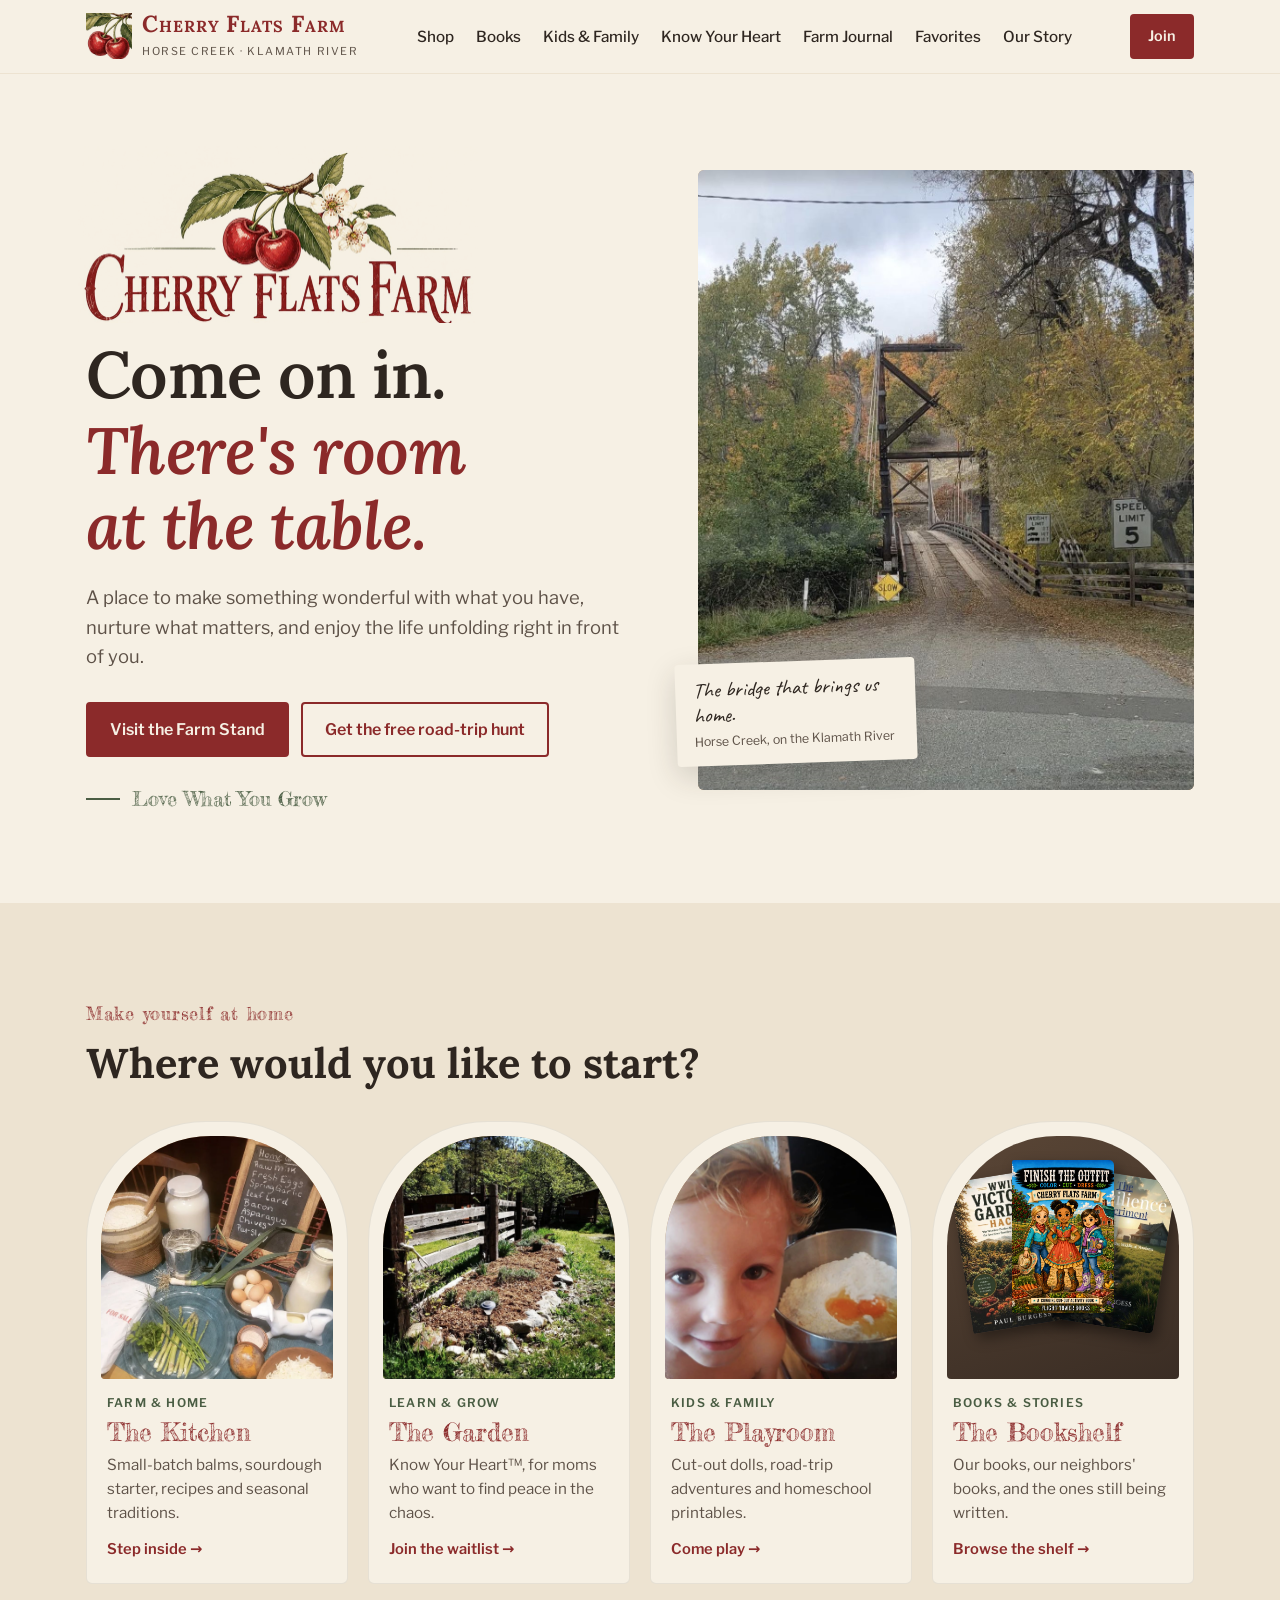
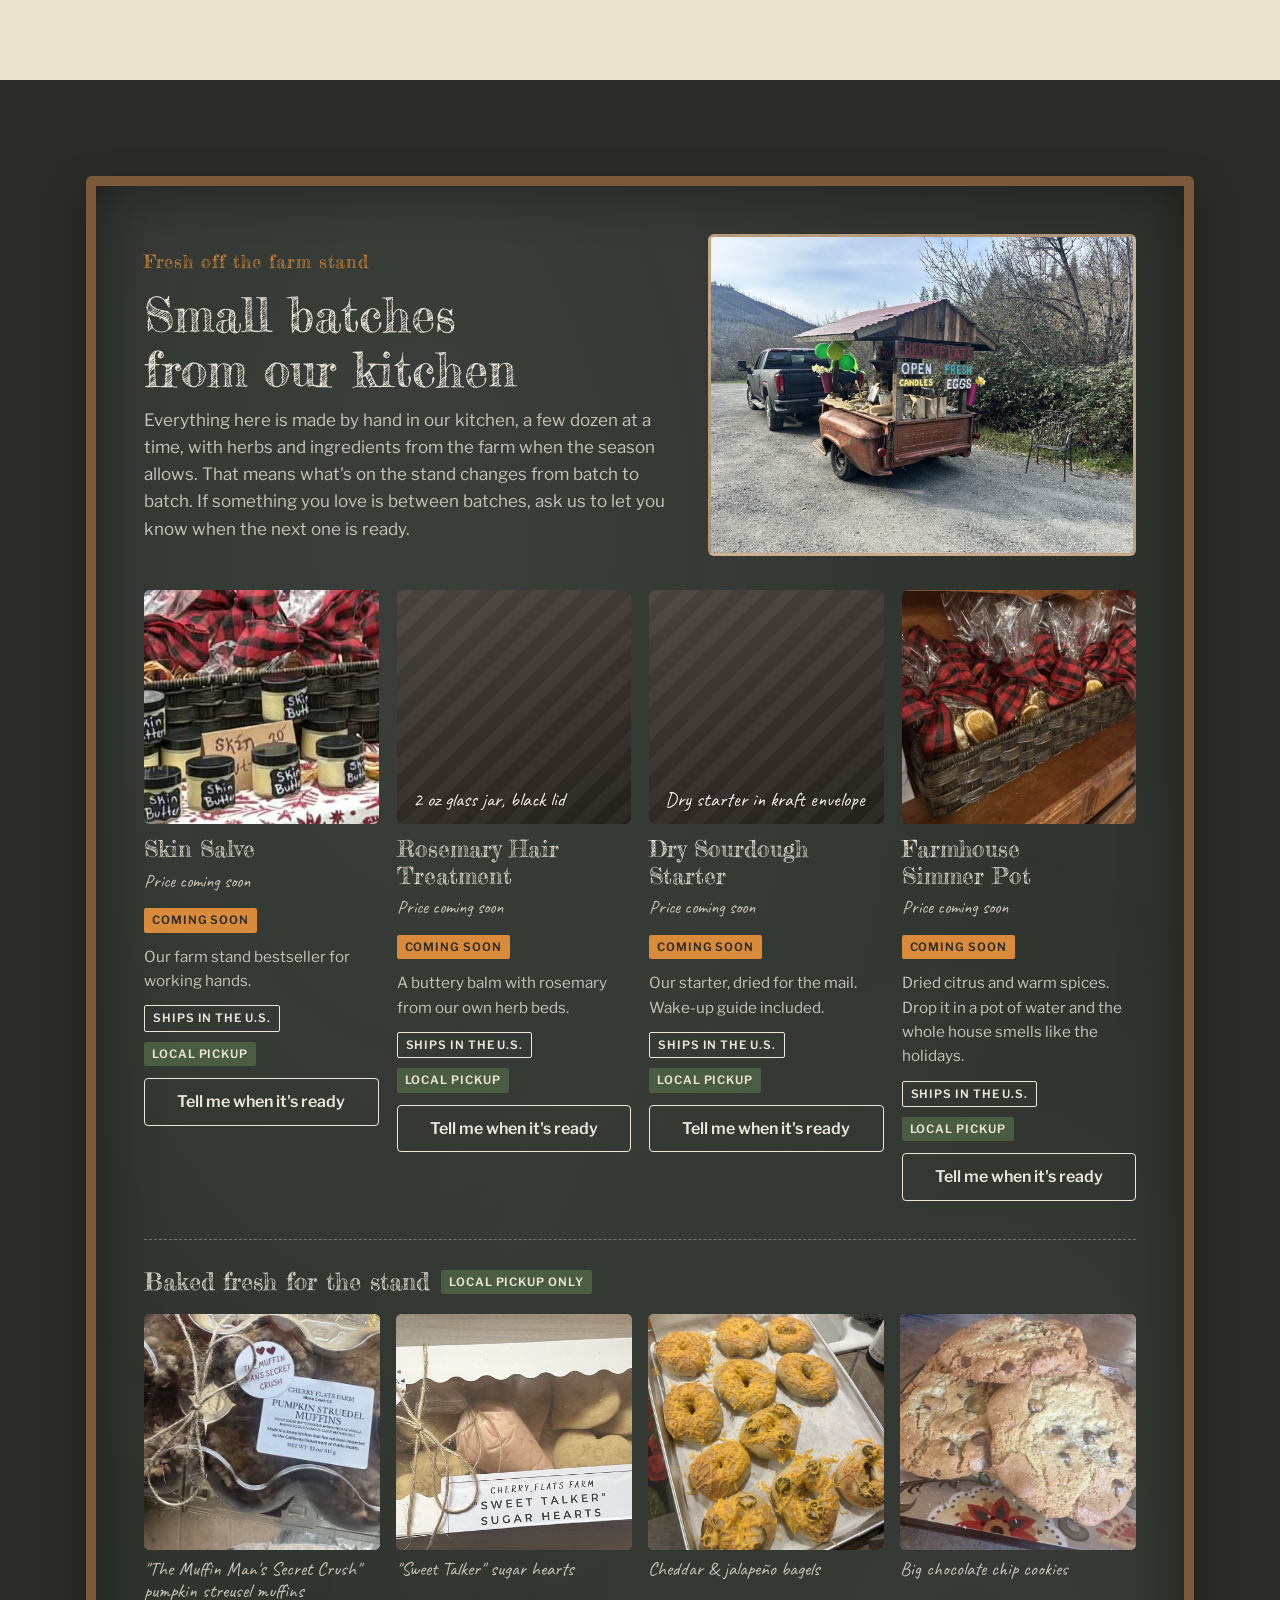
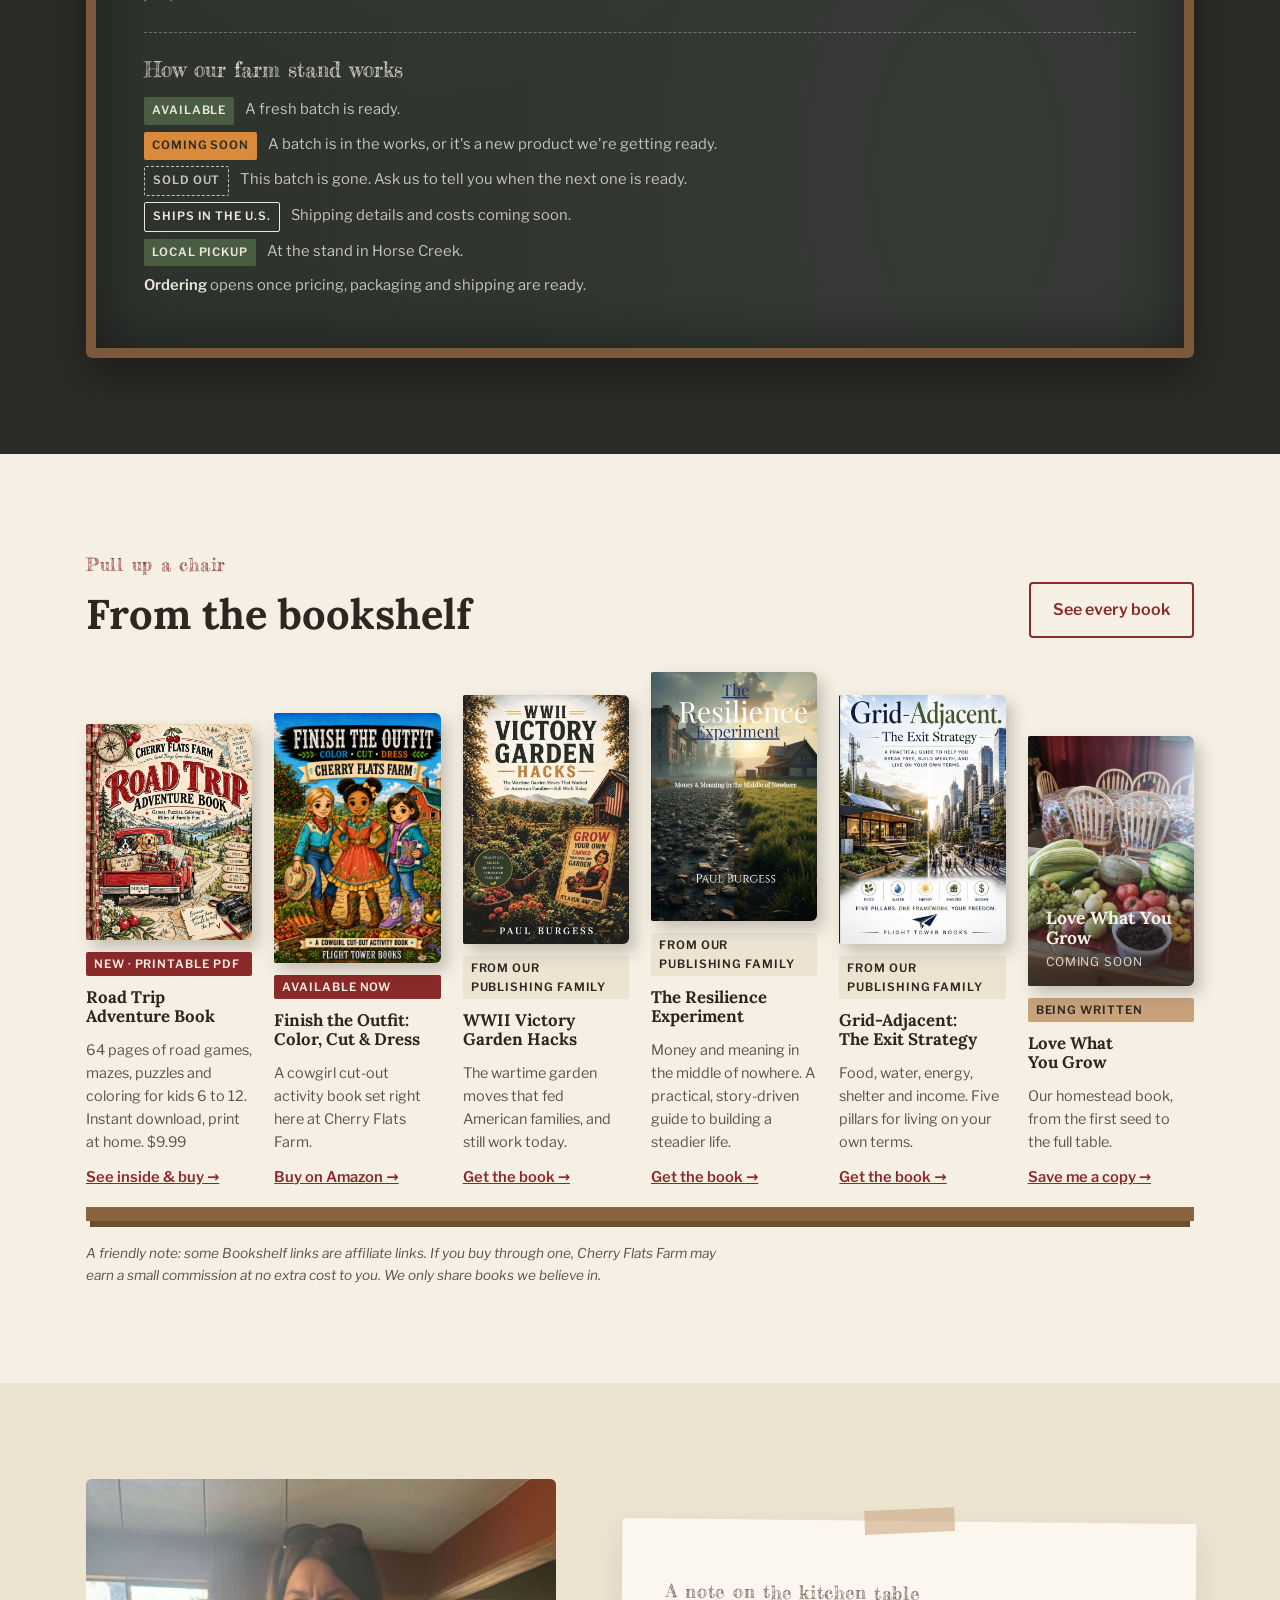
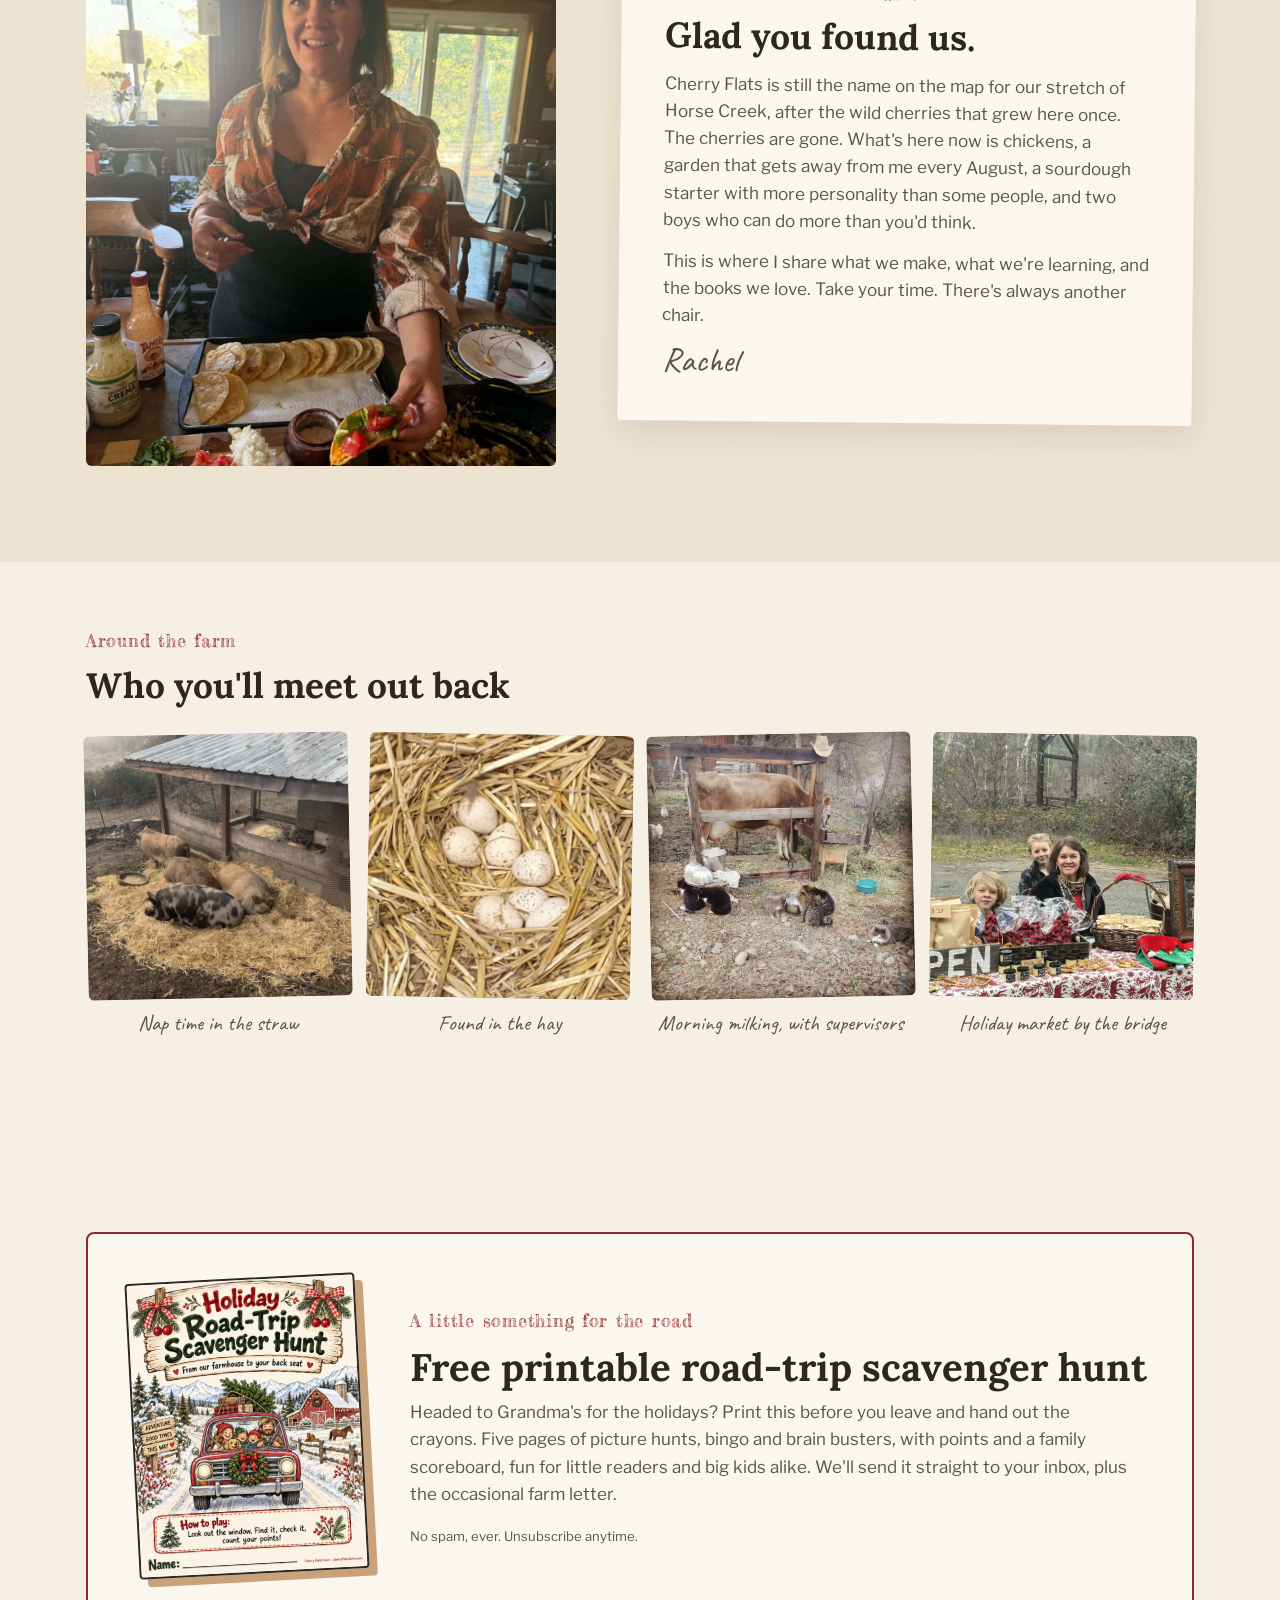
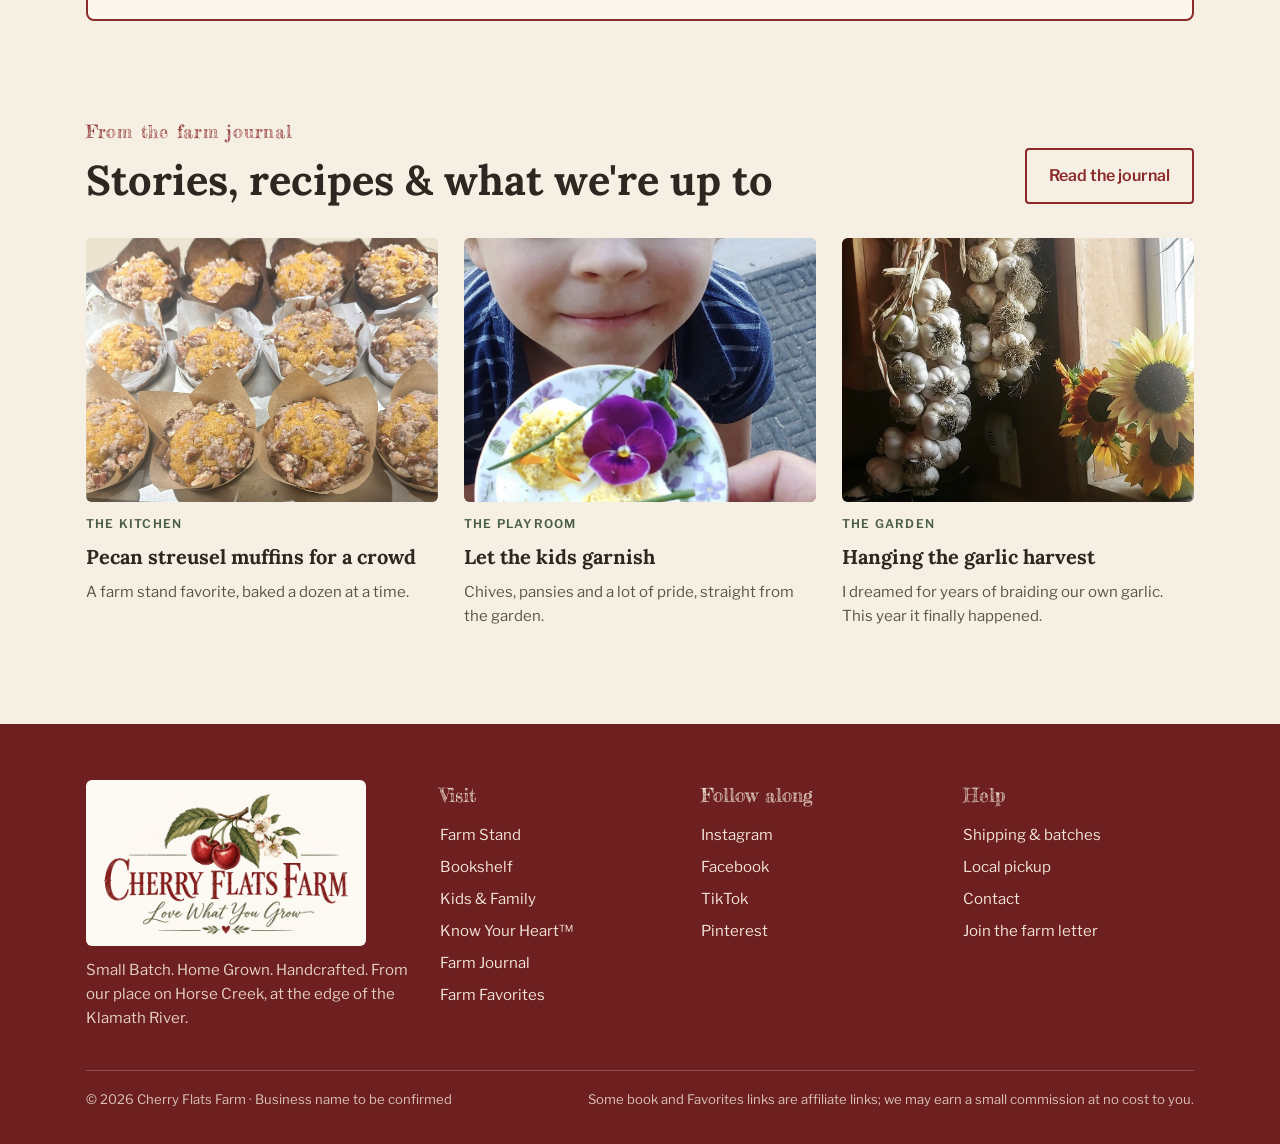
<file: index.html>
<!doctype html>
<html lang="en">
<head>
<meta charset="utf-8">
<meta name="viewport" content="width=device-width, initial-scale=1, viewport-fit=cover">
<title>Cherry Flats Farm · Love What You Grow</title>
<meta name="description" content="Small-batch, handmade goods, books and family activities from Cherry Flats Farm on Horse Creek, at the edge of the Klamath River.">
<link rel="icon" type="image/png" href="favicon.png">
<meta name="claude:viewport-fit-sides" content="cover">
<link rel="preconnect" href="https://fonts.googleapis.com">
<link rel="preconnect" href="https://fonts.gstatic.com" crossorigin>
<link rel="stylesheet" href="https://fonts.googleapis.com/css2?family=Fredericka+the+Great&family=Lora:ital,wght@0,500;0,600;0,700;1,500&family=Libre+Franklin:wght@400;500;600&family=Caveat:wght@500;700&display=swap">
<link rel="stylesheet" href="style.css">
</head>
<body>


<header>
  <div class="wrap nav">
    <a class="logo" href="#top" aria-label="Cherry Flats Farm home">
      <img class="logo-icon" src="logo-icon.png" alt="" width="46" height="46">
      <span><span class="logo-word">Cherry Flats Farm</span><span class="logo-sub">Horse Creek · Klamath River</span></span>
    </a>
    <ul class="menu" id="menu">
      <li><a href="#stand">Shop</a></li>
      <li><a href="#shelf">Books</a></li>
      <li><a href="#rooms">Kids &amp; Family</a></li>
      <li><a href="#rooms">Know Your Heart</a></li>
      <li><a href="#journal">Farm Journal</a></li>
      <li><a href="favorites.html">Favorites</a></li>
      <li><a href="#note">Our Story</a></li>
    </ul>
    <div class="nav-right">
      <a class="btn btn-red" href="#gift">Join</a>
      <button class="burger" id="burger" aria-expanded="false" aria-controls="menu">Menu</button>
    </div>
  </div>
</header>

<main id="top">
  <!-- 1. The porch -->
  <section class="hero">
    <div class="wrap hero-grid">
      <div>
        <img class="hero-logo" src="logo-wordmark.png" alt="Cherry Flats Farm" width="800" height="355">
        <h1>Come on in. <em>There's room at the table.</em></h1>
        <p class="lede">A place to make something wonderful with what you have, nurture what matters, and enjoy the life unfolding right in front of you.</p>
        <div class="hero-actions">
          <a class="btn btn-red" href="#stand">Visit the Farm Stand</a>
          <a class="btn btn-line" href="#gift">Get the free road-trip hunt</a>
        </div>
        <p class="tagline" data-tagline>Love What You Grow</p>
      </div>
      <div class="hero-photo-wrap">
        <div class="photo hero-photo"><img src="bridge.jpg" alt="The old wooden suspension bridge at the highway, in fall color"></div>
        <div class="hero-card">
          <p>The bridge that brings us home.</p>
          <small>Horse Creek, on the Klamath River</small>
        </div>
      </div>
    </div>
  </section>

  <!-- 2. Four doors -->
  <section class="rooms band" id="rooms">
    <div class="wrap">
      <div class="section-head">
        <div>
          <p class="eyebrow">Make yourself at home</p>
          <h2>Where would you like to start?</h2>
        </div>
      </div>
      <div class="room-grid">
        <a class="room" href="#stand">
          <div class="photo"><img src="quiche-chalkboard.jpg" alt="Farm ingredients on the table beside a Home Grown chalkboard: raw milk, fresh eggs, spring garlic, asparagus" loading="lazy"></div>
          <div class="room-body">
            <span class="kicker">Farm &amp; Home</span>
            <h3>The Kitchen</h3>
            <p>Small-batch balms, sourdough starter, recipes and seasonal traditions.</p>
            <span class="go">Step inside →</span>
          </div>
        </a>
        <a class="room" href="#rooms">
          <div class="photo"><img src="garden-bed.jpg" alt="A garden bed along a weathered split-rail fence in spring" loading="lazy"></div>
          <div class="room-body">
            <span class="kicker">Learn &amp; Grow</span>
            <h3>The Garden</h3>
            <p>Know Your Heart™, for moms who want to find peace in the chaos.</p>
            <span class="go">Join the waitlist →</span>
          </div>
        </a>
        <a class="room" href="#rooms">
          <div class="photo"><img src="flour-boy.jpg" alt="A little boy grinning beside a mixing bowl of flour and farm eggs" loading="lazy"></div>
          <div class="room-body">
            <span class="kicker">Kids &amp; Family</span>
            <h3>The Playroom</h3>
            <p>Cut-out dolls, road-trip adventures and homeschool printables.</p>
            <span class="go">Come play →</span>
          </div>
        </a>
        <a class="room" href="#shelf">
          <div class="photo book-fan" role="img" aria-label="Three book covers fanned out: Finish the Outfit, WWII Victory Garden Hacks and The Resilience Experiment"><img src="cover-victory-garden.jpg" alt="" loading="lazy"><img src="cover-finish-outfit.jpg" alt="" loading="lazy"><img src="cover-resilience.jpg" alt="" loading="lazy"></div>
          <div class="room-body">
            <span class="kicker">Books &amp; Stories</span>
            <h3>The Bookshelf</h3>
            <p>Our books, our neighbors' books, and the ones still being written.</p>
            <span class="go">Browse the shelf →</span>
          </div>
        </a>
      </div>
    </div>
  </section>

  <!-- 3. Farm stand chalkboard -->
  <section class="stand band" id="stand">
    <div class="wrap">
      <div class="board">
        <div class="stand-head">
          <div>
            <p class="eyebrow">Fresh off the farm stand</p>
            <h2>Small batches from our kitchen</h2>
            <p class="lede">Everything here is made by hand in our kitchen, a few dozen at a time, with herbs and ingredients from the farm when the season allows. That means what's on the stand changes from batch to batch. If something you love is between batches, ask us to let you know when the next one is ready.</p>
          </div>
          <div class="photo truck"><img src="truck-stand.jpg" alt="The Cherry Flats farm stand built on an old rusty Chevrolet truck bed, with Open, Fresh Eggs and Candles signs" loading="lazy"></div>
        </div>
        <!-- FARM STAND = Cherry Flats Farm's own handmade products only (no affiliate items).
             Products are listed in the FARM_STAND list in the script at the bottom of this page.
             To update a batch, change status / price / quantity there. Nothing else needs editing.
             Each product is marked: Ships in the U.S. (d-ship) / Local pickup (d-pick) / Digital delivery (d-digital).
             Checkout provider NOT chosen and NOT connected; it is not Flight Tower's Shopify store.
             Before enabling: verify product compliance, packaging, shipping costs, payment processing.
             Then fill in real prices, stock status and shipping info, and turn "Ordering opens soon" into a real button. -->
        <p class="swipe-hint" id="standHint" aria-hidden="true">Swipe to see everything on the stand →</p>
        <div class="stand-grid swipe" id="standGrid" aria-live="polite"></div>
        <div class="bakery">
          <div class="bakery-head">
            <h3>Baked fresh for the stand</h3>
            <span class="note-tag d-pick">Local pickup only</span>
          </div>
          <p class="swipe-hint" aria-hidden="true">Swipe for more treats →</p>
          <div class="bakery-grid swipe">
            <figure><div class="photo"><img src="muffin-box.jpg" alt="Pumpkin streusel muffins in a clear box tied with twine, labeled The Muffin Man's Secret Crush" loading="lazy"></div><figcaption>"The Muffin Man's Secret Crush" pumpkin streusel muffins</figcaption></figure>
            <figure><div class="photo"><img src="sugar-hearts.jpg" alt="A window box of Sweet Talker sugar heart cookies tied with twine" loading="lazy"></div><figcaption>"Sweet Talker" sugar hearts</figcaption></figure>
            <figure><div class="photo"><img src="bagels.jpg" alt="A tray of cheddar and jalapeño bagels" loading="lazy"></div><figcaption>Cheddar &amp; jalapeño bagels</figcaption></figure>
            <figure><div class="photo"><img src="choc-chip.jpg" alt="A stack of big chocolate chip cookies with flaky salt" loading="lazy"></div><figcaption>Big chocolate chip cookies</figcaption></figure>
          </div>
        </div>
        <div class="stand-foot">
          <p class="sf-title">How our farm stand works</p>
          <span><span class="note-tag s-avail">Available</span> A fresh batch is ready.</span>
          <span><span class="note-tag s-soon">Coming soon</span> A batch is in the works, or it's a new product we're getting ready.</span>
          <span><span class="note-tag s-out">Sold out</span> This batch is gone. Ask us to tell you when the next one is ready.</span>
          <span><span class="note-tag d-ship">Ships in the U.S.</span> Shipping details and costs coming soon.</span>
          <span><span class="note-tag d-pick">Local pickup</span> At the stand in Horse Creek.</span>
          <span><b>Ordering</b> opens once pricing, packaging and shipping are ready.</span>
        </div>
      </div>
    </div>
  </section>

  <!-- 4. Bookshelf -->
  <section class="band" id="shelf">
    <div class="wrap">
      <div class="section-head">
        <div>
          <p class="eyebrow">Pull up a chair</p>
          <h2>From the bookshelf</h2>
        </div>
        <a class="btn btn-line" href="#shelf">See every book</a>
      </div>
      <!-- BOOKSHELF LINK DESTINATIONS: each book uses its own existing purchase or affiliate link
           (Amazon or Flight Tower's SamCart referral links). Never the Farm Stand checkout. -->
      <p class="swipe-hint" aria-hidden="true">Swipe through the shelf →</p>
      <div class="shelf-row swipe">
        <div class="book">
          <div class="cover cover-photo" style="aspect-ratio:17/22"><img src="cover-road-trip.jpg" alt="Cover of Cherry Flats Farm's Road Trip Adventure Book: a red farm truck with two dogs on a winding country road" loading="lazy"></div>
          <span class="note-tag t-new">New · Printable PDF</span>
          <h3>Road Trip Adventure Book</h3>
          <p>64 pages of road games, mazes, puzzles and coloring for kids 6 to 12. Instant download, print at home. $9.99</p>
          <a href="road-trip.html" data-dest="road-trip-landing">See inside &amp; buy →</a>
        </div>
        <div class="book">
          <div class="cover cover-photo cover-real"><img src="cover-finish-outfit.jpg" alt="Cover of Finish the Outfit: Color, Cut, Dress, a Cherry Flats Farm cowgirl cut-out activity book" loading="lazy"></div>
          <span class="note-tag t-new">Available now</span>
          <h3>Finish the Outfit: Color, Cut &amp; Dress</h3>
          <p>A cowgirl cut-out activity book set right here at Cherry Flats Farm.</p>
          <a href="#shelf" data-dest="amazon-listing-needed">Buy on Amazon →</a>
        </div>
        <div class="book">
          <div class="cover cover-photo cover-real"><img src="cover-victory-garden.jpg" alt="Cover of WWII Victory Garden Hacks by Paul Burgess" loading="lazy"></div>
          <span class="note-tag t-friend">From our publishing family</span>
          <h3>WWII Victory Garden Hacks</h3>
          <p>The wartime garden moves that fed American families, and still work today.</p>
          <a href="#shelf" data-dest="affiliate-link-needed">Get the book →</a>
        </div>
        <div class="book">
          <div class="cover cover-photo cover-real"><img src="cover-resilience.jpg" alt="Cover of The Resilience Experiment: Money and Meaning in the Middle of Nowhere by Paul Burgess" loading="lazy"></div>
          <span class="note-tag t-friend">From our publishing family</span>
          <h3>The Resilience Experiment</h3>
          <p>Money and meaning in the middle of nowhere. A practical, story-driven guide to building a steadier life.</p>
          <a href="https://flighttowerbook.samcart.com/referral/0paYFTq7/fMlp1JSoqeJbmtCw" target="_blank" rel="sponsored noopener" data-dest="flight-tower-samcart-affiliate">Get the book →</a>
        </div>
        <div class="book">
          <div class="cover cover-photo cover-real"><img src="cover-grid-adjacent.jpg" alt="Cover of Grid-Adjacent: The Exit Strategy from Flight Tower Books" loading="lazy"></div>
          <span class="note-tag t-friend">From our publishing family</span>
          <h3>Grid-Adjacent: The Exit Strategy</h3>
          <p>Food, water, energy, shelter and income. Five pillars for living on your own terms.</p>
          <a href="#shelf" data-dest="affiliate-link-needed">Get the book →</a>
        </div>
        <div class="book">
          <div class="cover cover-photo"><img src="harvest.jpg" alt="A summer harvest of melons, tomatoes, grapes, apples and blackberries on the kitchen counter" loading="lazy"><div class="cover-title"><span class="ct">Love What You Grow</span><span class="ca">Coming soon</span></div></div>
          <span class="note-tag t-soon">Being written</span>
          <h3>Love What You Grow</h3>
          <p>Our homestead book, from the first seed to the full table.</p>
          <a href="#gift" data-dest="email-list-book-waitlist">Save me a copy →</a>
        </div>
      </div>
      <p class="aff-note">A friendly note: some Bookshelf links are affiliate links. If you buy through one, Cherry Flats Farm may earn a small commission at no extra cost to you. We only share books we believe in.</p>
    </div>
  </section>

  <!-- 5. Note on the kitchen table -->
  <section class="table-note band" id="note">
    <div class="wrap note-grid">
      <div class="photo note-photo"><img src="rachel-kitchen.jpg" alt="Rachel laughing in her kitchen, handing over a fresh taco" loading="lazy"></div>
      <div class="letter">
        <p class="eyebrow">A note on the kitchen table</p>
        <h2>Glad you found us.</h2>
        <p>Cherry Flats is still the name on the map for our stretch of Horse Creek, after the wild cherries that grew here once. The cherries are gone. What's here now is chickens, a garden that gets away from me every August, a sourdough starter with more personality than some people, and two boys who can do more than you'd think.</p>
        <p>This is where I share what we make, what we're learning, and the books we love. Take your time. There's always another chair.</p>
        <p class="sig">Rachel</p>
      </div>
    </div>
  </section>


  <!-- Around the farm -->
  <section class="band strip" aria-labelledby="strip-h">
    <div class="wrap">
      <p class="eyebrow">Around the farm</p>
      <h2 id="strip-h" class="strip-h">Who you'll meet out back</h2>
      <div class="strip-grid">
        <figure><div class="photo"><img src="pigs.jpg" alt="Four pigs napping together in fresh straw under a tin-roofed shed" loading="lazy"></div><figcaption>Nap time in the straw</figcaption></figure>
        <figure><div class="photo"><img src="eggs-nest.jpg" alt="A clutch of speckled eggs tucked into a straw nest" loading="lazy"></div><figcaption>Found in the hay</figcaption></figure>
        <figure><div class="photo"><img src="milking.jpg" alt="The Jersey cow on the milking stand while the barn cats wait for their share" loading="lazy"></div><figcaption>Morning milking, with supervisors</figcaption></figure>
        <figure><div class="photo"><img src="holiday-stand.jpg" alt="Rachel and her two boys behind the holiday market table, the old bridge in the background" loading="lazy"></div><figcaption>Holiday market by the bridge</figcaption></figure>
      </div>
    </div>
  </section>

  <!-- 6. Free gift -->
  <section class="band" id="gift">
    <div class="wrap">
      <div class="gift-box">
        <img class="gift-cover" src="scavenger-hunt-cover-preview.jpg" alt="Cover of the free Holiday Road-Trip Scavenger Hunt printable: a red truck with a wreath driving past a snowy red barn" width="1200" height="1553" loading="lazy">
        <div>
          <p class="eyebrow">A little something for the road</p>
          <h2>Free printable road-trip scavenger hunt</h2>
          <p class="lede">Headed to Grandma's for the holidays? Print this before you leave and hand out the crayons. Five pages of picture hunts, bingo and brain busters, with points and a family scoreboard, fun for little readers and big kids alike. We'll send it straight to your inbox, plus the occasional farm letter.</p>
          <!-- Kit form "Road Trip Scavenger Hunt": signs people up and emails them the PDF. -->
          <div class="kit-form"><script async data-uid="9f25c429f0" src="https://rachel-bagwell.kit.com/9f25c429f0/index.js"></script></div>
          <p class="fine">No spam, ever. Unsubscribe anytime.</p>
        </div>
      </div>
    </div>
  </section>

  <!-- 7. Journal -->
  <section class="band" id="journal" style="padding-top:0">
    <div class="wrap">
      <div class="section-head">
        <div>
          <p class="eyebrow">From the farm journal</p>
          <h2>Stories, recipes &amp; what we're up to</h2>
        </div>
        <a class="btn btn-line" href="#journal">Read the journal</a>
      </div>
      <div class="journal-grid">
        <a class="post featured" href="#journal">
          <span class="note-tag t-new feat-tag">Featured story</span>
          <div class="photo"><img src="muffins.jpg" alt="A tray of pecan streusel muffins in parchment tulip liners" loading="lazy"></div>
          <span class="cat">The Kitchen</span>
          <h3>Pecan streusel muffins for a crowd</h3>
          <p>A farm stand favorite, baked a dozen at a time.</p>
        </a>
        <a class="post" href="#journal">
          <div class="photo"><img src="deviled-eggs.jpg" alt="A boy proudly holding deviled eggs garnished with a pansy and chives" loading="lazy"></div>
          <span class="cat">The Playroom</span>
          <h3>Let the kids garnish</h3>
          <p>Chives, pansies and a lot of pride, straight from the garden.</p>
        </a>
        <a class="post" href="#journal">
          <div class="photo"><img src="garlic.jpg" alt="Braids of home-grown garlic hanging by a sunny window with sunflowers" loading="lazy"></div>
          <span class="cat">The Garden</span>
          <h3>Hanging the garlic harvest</h3>
          <p>I dreamed for years of braiding our own garlic. This year it finally happened.</p>
        </a>
      </div>
    </div>
  </section>
</main>

<footer>
  <div class="wrap">
    <div class="foot-grid">
      <div class="foot-brand">
        <div class="foot-logo"><img src="logo-full.jpg" alt="Cherry Flats Farm, Love What You Grow" loading="lazy" width="1200" height="691"></div>
        <p>Small Batch. Home Grown. Handcrafted. From our place on Horse Creek, at the edge of the Klamath River.</p>
      </div>
      <div>
        <h4>Visit</h4>
        <ul>
          <li><a href="#stand">Farm Stand</a></li>
          <li><a href="#shelf">Bookshelf</a></li>
          <li><a href="#rooms">Kids &amp; Family</a></li>
          <li><a href="#rooms">Know Your Heart™</a></li>
          <li><a href="#journal">Farm Journal</a></li>
          <li><a href="favorites.html">Farm Favorites</a></li>
        </ul>
      </div>
      <div>
        <h4>Follow along</h4>
        <ul>
          <li><a href="https://www.instagram.com/cherryflatsfarm">Instagram</a></li>
          <li><a href="#top">Facebook</a></li>
          <li><a href="#top">TikTok</a></li>
          <li><a href="#top">Pinterest</a></li>
        </ul>
      </div>
      <div>
        <h4>Help</h4>
        <ul>
          <li><a href="#stand">Shipping &amp; batches</a></li>
          <li><a href="#stand">Local pickup</a></li>
          <li><a href="#note">Contact</a></li>
          <li><a href="#gift">Join the farm letter</a></li>
        </ul>
      </div>
    </div>
    <div class="foot-bottom">
      <span>© 2026 Cherry Flats Farm · Business name to be confirmed</span>
      <span>Some book and Favorites links are affiliate links; we may earn a small commission at no cost to you.</span>
    </div>
  </div>
</footer>

<script>
// Change the tagline in one place if trademark clearance requires it.
const TAGLINE = "Love What You Grow";
document.querySelectorAll("[data-tagline]").forEach(el => { el.textContent = TAGLINE; });

const burger = document.getElementById("burger");
const menu = document.getElementById("menu");
burger.addEventListener("click", () => {
  const open = menu.classList.toggle("open");
  burger.setAttribute("aria-expanded", String(open));
  burger.textContent = open ? "Close" : "Menu";
});
menu.querySelectorAll("a").forEach(a => a.addEventListener("click", () => {
  menu.classList.remove("open"); burger.setAttribute("aria-expanded","false"); burger.textContent = "Menu";
}));


// ================= FARM STAND =================
// Small-batch, seasonal: edit this list when a batch is ready or sells out.
//   status:   "available" | "sold-out" | "coming-soon"
//   price:    e.g. "$12"  (leave null until the real price is set; never shown as a placeholder)
//   quantity: jars/bags made in this batch, shown only when status is "available" (null = don't show)
//   delivery: any of "ship", "pickup", "digital"
const CHECKOUT_ENABLED = false;   // stays false until inventory, pricing, shipping and payments are ready
const PREORDERS_ENABLED = false;  // preorders only with Rachel's approval
const FARM_STAND = [
  { name:"Skin Salve", img:"skin-butter-jars.jpg", alt:"Small glass jars with black lids and chalkboard labels on the holiday market table",
    desc:"Our farm stand bestseller for working hands.", status:"coming-soon", price:null, quantity:null, delivery:["ship","pickup"] },
  { name:"Rosemary Hair Treatment", img:null, placeholder:"2 oz glass jar, black lid",
    desc:"A buttery balm with rosemary from our own herb beds.", status:"coming-soon", price:null, quantity:null, delivery:["ship","pickup"] },
  { name:"Dry Sourdough Starter", img:null, placeholder:"Dry starter in kraft envelope",
    desc:"Our starter, dried for the mail. Wake-up guide included.", status:"coming-soon", price:null, quantity:null, delivery:["ship","pickup"] },
  { name:"Farmhouse Simmer Pot", img:"simmer-pots.jpg", alt:"Simmer pot bags of dried oranges and spices tied with red buffalo-check bows in a woven basket",
    desc:"Dried citrus and warm spices. Drop it in a pot of water and the whole house smells like the holidays.", status:"coming-soon", price:null, quantity:null, delivery:["ship","pickup"] },
];
const STATUS = { "available":["Available","s-avail"], "sold-out":["Sold out","s-out"], "coming-soon":["Coming soon","s-soon"] };
const DELIVERY = { ship:["Ships in the U.S.","d-ship"], pickup:["Local pickup","d-pick"], digital:["Digital delivery","d-digital"] };
const esc = t => String(t).replace(/[&<>"]/g, c => ({"&":"&amp;","<":"&lt;",">":"&gt;",'"':"&quot;"}[c]));
function renderStand(){
  const grid = document.getElementById("standGrid");
  grid.innerHTML = FARM_STAND.map(p => {
    const [label, cls] = STATUS[p.status] || STATUS["coming-soon"];
    const photo = p.img ? `<div class="photo dark"><img src="${esc(p.img)}" alt="${esc(p.alt||"")}" loading="lazy"></div>`
                        : `<div class="photo dark"><span>${esc(p.placeholder||p.name)}</span></div>`;
    const price = (p.status==="available" && p.price) ? `<span class="price">${esc(p.price)}</span>` : `<span class="price-soon">Price coming soon</span>`;
    const qty = (p.status==="available" && p.quantity) ? `<p class="batch-size">This batch: ${esc(p.quantity)} made by hand</p>` : "";
    const tags = p.delivery.map(d => DELIVERY[d]).filter(Boolean).map(([t,c]) => `<span class="note-tag ${c}">${t}</span>`).join("");
    let action;
    if (p.status==="available" && CHECKOUT_ENABLED) action = `<a class="btn buy" href="#stand" data-dest="cherry-flats-checkout-tbd">Add to basket</a>`;
    else if (p.status==="available") action = `<span class="btn buy is-off" aria-disabled="true" data-dest="cherry-flats-checkout-tbd">Ordering opens soon</span>`;
    else action = `<a class="btn restock" href="#gift" data-dest="email-list-restock">Tell me when it's ready</a>`;
    return `<div class="item" data-status="${esc(p.status)}">${photo}
      <div class="item-top"><h3>${esc(p.name)}</h3>${price}</div>
      <div class="batch"><span class="note-tag ${cls}">${label}</span></div>
      <p>${esc(p.desc)}</p>${qty}
      <div class="batch">${tags}</div>
      ${action}</div>`;
  }).join("");
}
renderStand();


// Slim the sticky header once the visitor starts scrolling.
const hdr = document.querySelector("header");
const onScroll = () => hdr.classList.toggle("scrolled", window.scrollY > 40);
window.addEventListener("scroll", onScroll, { passive: true }); onScroll();
</script>

</body>
</html>
</file>
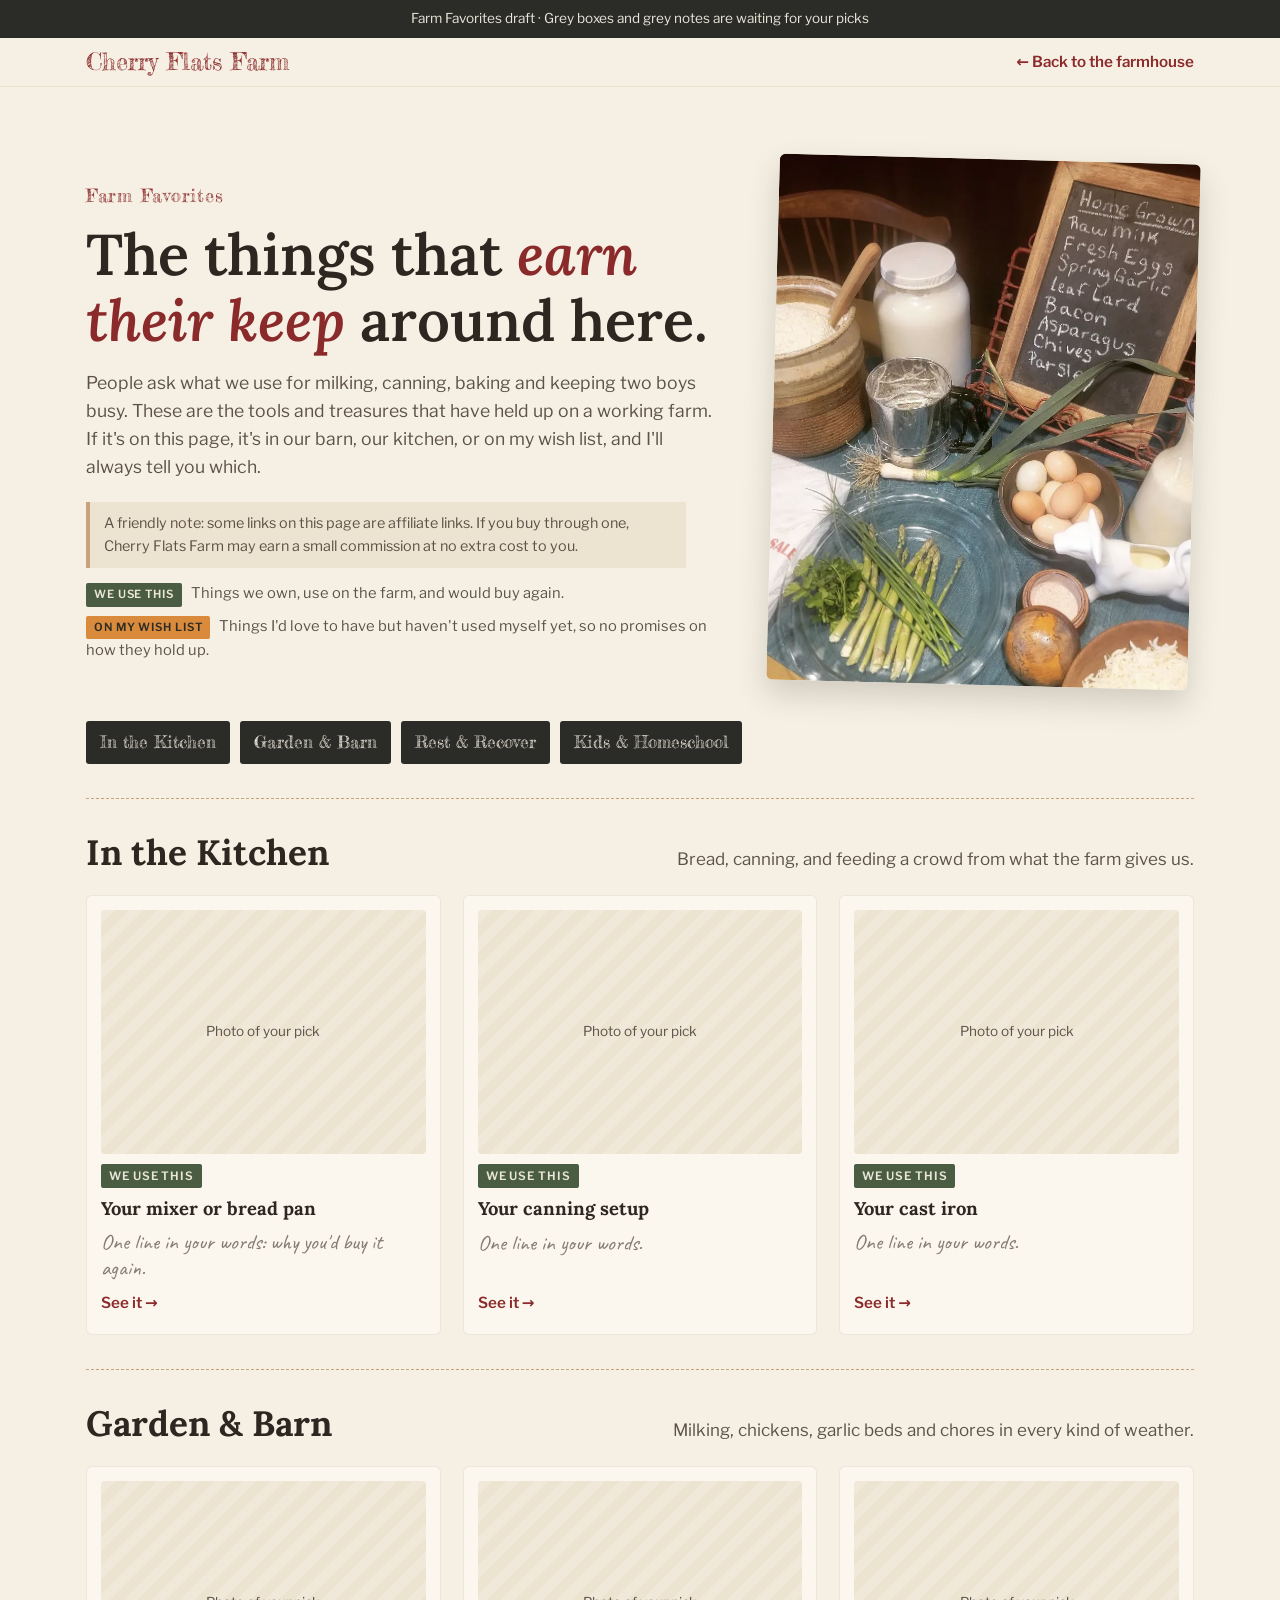
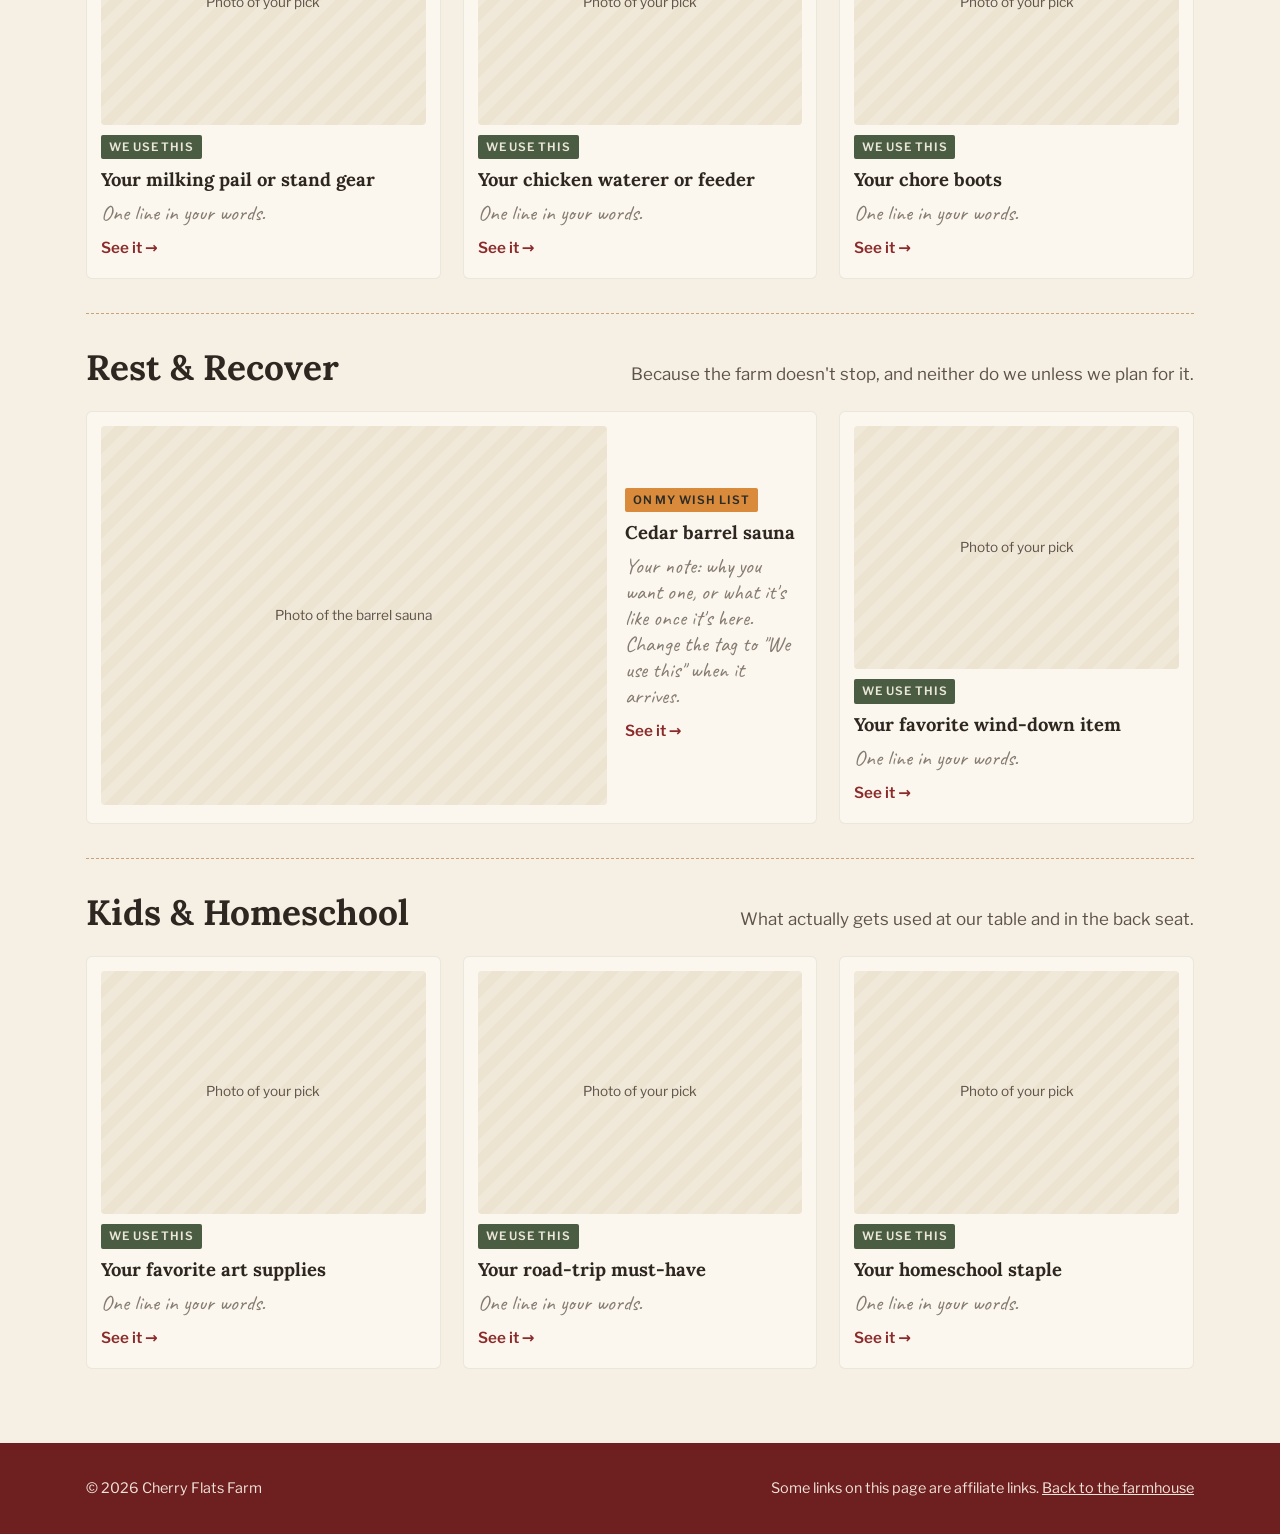
<file: favorites.html>
<!doctype html>
<html lang="en">
<head>
<meta charset="utf-8">
<meta name="viewport" content="width=device-width, initial-scale=1, viewport-fit=cover">
<title>Farm Favorites · Cherry Flats Farm</title>
<link rel="preconnect" href="https://fonts.googleapis.com">
<link rel="preconnect" href="https://fonts.gstatic.com" crossorigin>
<link rel="stylesheet" href="https://fonts.googleapis.com/css2?family=Fredericka+the+Great&family=Lora:ital,wght@0,500;0,600;0,700;1,500&family=Libre+Franklin:wght@400;500;600&family=Caveat:wght@500;700&display=swap">
<style>
/* Layout: the farmhouse "junk drawer" — a short note, a disclosure tag, then four shelves of things we actually use, each with a handwritten reason. */
:root{
  --cherry:#8B2A2A; --cherry-deep:#6E1F1F;
  --flour:#F6F0E4; --linen:#EDE3D1; --kraft:#C8A27A;
  --chalk-bg:#2B2B28; --chalk:#ECE7DA;
  --pine:#4A5D43; --citrus:#D98A3A;
  --ink:#2E2620; --ink-soft:#5E5248;
  --f-chalk:"Fredericka the Great","Rockwell",Georgia,serif;
  --f-head:"Lora",Georgia,"Times New Roman",serif;
  --f-body:"Libre Franklin",system-ui,-apple-system,"Segoe UI",sans-serif;
  --f-hand:"Caveat","Bradley Hand","Segoe Print",cursive;
  color-scheme:light;
}
*{box-sizing:border-box}
html{padding-top:env(safe-area-inset-top,0px);padding-bottom:env(safe-area-inset-bottom,0px)}
body{margin:0;background:var(--flour);color:var(--ink);font-family:var(--f-body);font-size:1.0625rem;line-height:1.6}
img{max-width:100%;display:block}
h1,h2,h3{font-family:var(--f-head);text-wrap:balance;margin:0;line-height:1.15}
p{margin:0}
a{color:var(--cherry)}
a:focus-visible{outline:3px solid var(--citrus);outline-offset:3px}
.wrap{max-width:1140px;margin:0 auto;padding-left:max(16px,env(safe-area-inset-left,0px));padding-right:max(16px,env(safe-area-inset-right,0px))}
.eyebrow{font-family:var(--f-chalk);color:var(--cherry);font-size:1.15rem;letter-spacing:.04em;margin-bottom:10px}
.mock{background:var(--chalk-bg);color:var(--chalk);font-size:.85rem;text-align:center;padding-block:8px}

header{background:var(--flour);border-bottom:1px solid var(--linen)}
.nav{display:flex;align-items:center;justify-content:space-between;gap:16px;padding-block:12px;flex-wrap:wrap}
.logo{display:flex;align-items:center;gap:10px;text-decoration:none;color:var(--ink)}
.logo-word{font-family:var(--f-chalk);font-size:1.5rem;line-height:1;color:var(--cherry)}
.back{font-weight:600;font-size:.95rem;text-decoration:none}

.intro{padding-block:clamp(40px,6vw,72px) 28px}
.intro-grid{display:grid;grid-template-columns:1.2fr .8fr;gap:clamp(24px,5vw,56px);align-items:center}
.intro h1{font-size:clamp(2.2rem,5vw,3.6rem);font-weight:600}
.intro h1 em{color:var(--cherry)}
.intro p.lede{color:var(--ink-soft);max-width:58ch;margin-top:16px;font-size:1.1rem}
.disclose{margin-top:20px;display:inline-block;background:var(--linen);border-left:4px solid var(--kraft);padding:10px 14px;font-size:.9rem;color:var(--ink-soft);max-width:60ch}
.legend{display:flex;flex-direction:column;gap:8px;margin-top:14px;font-size:.92rem;color:var(--ink-soft)}
.legend .tag{display:inline-block;font-size:.7rem;font-weight:600;letter-spacing:.08em;text-transform:uppercase;padding:3px 8px;border-radius:2px;background:var(--pine);color:var(--chalk);margin-right:6px}
.legend .tag.wish{background:var(--citrus);color:var(--chalk-bg)}
.intro-photo{border-radius:6px;overflow:hidden;aspect-ratio:4/5;transform:rotate(1.5deg);box-shadow:0 14px 30px rgba(46,38,32,.18)}
.intro-photo img{width:100%;height:100%;object-fit:cover}
@media (max-width:760px){.intro-grid{grid-template-columns:1fr}.intro-photo{aspect-ratio:4/3;transform:none}}

.jump{display:flex;gap:10px;flex-wrap:wrap;padding-block:8px 34px}
.jump a{font-family:var(--f-chalk);text-decoration:none;color:var(--chalk);background:var(--chalk-bg);padding:8px 14px;border-radius:3px;font-size:1.05rem}
.jump a:hover{background:var(--cherry)}

.shelf{padding-block:34px;border-top:1px dashed var(--kraft)}
.shelf-head{display:flex;align-items:baseline;justify-content:space-between;gap:12px;flex-wrap:wrap;margin-bottom:22px}
.shelf-head h2{font-size:clamp(1.6rem,3vw,2.2rem)}
.shelf-head p{color:var(--ink-soft);max-width:48ch}
.cards{display:grid;grid-template-columns:repeat(3,1fr);gap:22px}
@media (max-width:900px){.cards{grid-template-columns:1fr 1fr}}
@media (max-width:540px){.cards{grid-template-columns:1fr}}
.card{background:#FBF7EE;border:1px solid rgba(46,38,32,.08);border-radius:6px;padding:14px 14px 18px;display:flex;flex-direction:column;gap:10px;min-width:0}
.card .ph{aspect-ratio:4/3;border-radius:4px;background:repeating-linear-gradient(135deg,rgba(255,255,255,.18) 0 10px,transparent 10px 20px),var(--linen);display:flex;align-items:center;justify-content:center;color:var(--ink-soft);font-size:.85rem;text-align:center;padding:12px}
.card .tag{align-self:flex-start;font-size:.72rem;font-weight:600;letter-spacing:.08em;text-transform:uppercase;padding:3px 8px;border-radius:2px;background:var(--pine);color:var(--chalk)}
.card .tag.wish{background:var(--citrus);color:var(--chalk-bg)}
.card h3{font-size:1.15rem}
.why{font-family:var(--f-hand);font-size:1.35rem;line-height:1.2;color:var(--ink)}
.why.todo{color:var(--ink-soft);opacity:.75}
.card .go{margin-top:auto;font-weight:600;font-size:.95rem;text-decoration:none}
.card.feature{grid-column:span 2;display:grid;grid-template-columns:1fr 1fr;gap:18px;align-items:center}
.card.feature .ph{aspect-ratio:4/3;height:100%}
@media (max-width:900px){.card.feature{grid-column:span 2}}
@media (max-width:540px){.card.feature{grid-column:span 1;grid-template-columns:1fr}}

footer{background:var(--cherry-deep);color:#F1E4DA;padding-block:34px;margin-top:40px;font-size:.9rem}
footer .wrap{display:flex;justify-content:space-between;gap:10px 24px;flex-wrap:wrap}
footer a{color:#F1E4DA}
</style>
</head>
<body>
<div class="mock">Farm Favorites draft · Grey boxes and grey notes are waiting for your picks</div>

<header>
  <div class="wrap nav">
    <a class="logo" href="index.html"><span class="logo-word">Cherry Flats Farm</span></a>
    <a class="back" href="index.html">← Back to the farmhouse</a>
  </div>
</header>

<main>
  <section class="intro">
    <div class="wrap intro-grid">
      <div>
        <p class="eyebrow">Farm Favorites</p>
        <h1>The things that <em>earn their keep</em> around here.</h1>
        <p class="lede">People ask what we use for milking, canning, baking and keeping two boys busy. These are the tools and treasures that have held up on a working farm. If it's on this page, it's in our barn, our kitchen, or on my wish list, and I'll always tell you which.</p>
        <p class="disclose">A friendly note: some links on this page are affiliate links. If you buy through one, Cherry Flats Farm may earn a small commission at no extra cost to you.</p>
        <div class="legend">
          <span><span class="tag">We use this</span> Things we own, use on the farm, and would buy again.</span>
          <span><span class="tag wish">On my wish list</span> Things I'd love to have but haven't used myself yet, so no promises on how they hold up.</span>
        </div>
      </div>
      <div class="intro-photo"><img src="quiche-chalkboard.jpg" alt="Farm ingredients on the kitchen table beside a Home Grown chalkboard"></div>
    </div>
  </section>

  <div class="wrap">
    <nav class="jump" aria-label="Favorites sections">
      <a href="#kitchen">In the Kitchen</a>
      <a href="#barn">Garden &amp; Barn</a>
      <a href="#rest">Rest &amp; Recover</a>
      <a href="#kids">Kids &amp; Homeschool</a>
    </nav>

    <section class="shelf" id="kitchen">
      <div class="shelf-head">
        <h2>In the Kitchen</h2>
        <p>Bread, canning, and feeding a crowd from what the farm gives us.</p>
      </div>
      <div class="cards">
        <article class="card"><div class="ph">Photo of your pick</div><span class="tag">We use this</span><h3>Your mixer or bread pan</h3><p class="why todo">One line in your words: why you'd buy it again.</p><a class="go" href="#kitchen">See it →</a></article>
        <article class="card"><div class="ph">Photo of your pick</div><span class="tag">We use this</span><h3>Your canning setup</h3><p class="why todo">One line in your words.</p><a class="go" href="#kitchen">See it →</a></article>
        <article class="card"><div class="ph">Photo of your pick</div><span class="tag">We use this</span><h3>Your cast iron</h3><p class="why todo">One line in your words.</p><a class="go" href="#kitchen">See it →</a></article>
      </div>
    </section>

    <section class="shelf" id="barn">
      <div class="shelf-head">
        <h2>Garden &amp; Barn</h2>
        <p>Milking, chickens, garlic beds and chores in every kind of weather.</p>
      </div>
      <div class="cards">
        <article class="card"><div class="ph">Photo of your pick</div><span class="tag">We use this</span><h3>Your milking pail or stand gear</h3><p class="why todo">One line in your words.</p><a class="go" href="#barn">See it →</a></article>
        <article class="card"><div class="ph">Photo of your pick</div><span class="tag">We use this</span><h3>Your chicken waterer or feeder</h3><p class="why todo">One line in your words.</p><a class="go" href="#barn">See it →</a></article>
        <article class="card"><div class="ph">Photo of your pick</div><span class="tag">We use this</span><h3>Your chore boots</h3><p class="why todo">One line in your words.</p><a class="go" href="#barn">See it →</a></article>
      </div>
    </section>

    <section class="shelf" id="rest">
      <div class="shelf-head">
        <h2>Rest &amp; Recover</h2>
        <p>Because the farm doesn't stop, and neither do we unless we plan for it.</p>
      </div>
      <div class="cards">
        <article class="card feature"><div class="ph">Photo of the barrel sauna</div><div style="display:flex;flex-direction:column;gap:10px"><span class="tag wish">On my wish list</span><h3>Cedar barrel sauna</h3><p class="why todo">Your note: why you want one, or what it's like once it's here. Change the tag to "We use this" when it arrives.</p><a class="go" href="#rest">See it →</a></div></article>
        <article class="card"><div class="ph">Photo of your pick</div><span class="tag">We use this</span><h3>Your favorite wind-down item</h3><p class="why todo">One line in your words.</p><a class="go" href="#rest">See it →</a></article>
      </div>
    </section>

    <section class="shelf" id="kids">
      <div class="shelf-head">
        <h2>Kids &amp; Homeschool</h2>
        <p>What actually gets used at our table and in the back seat.</p>
      </div>
      <div class="cards">
        <article class="card"><div class="ph">Photo of your pick</div><span class="tag">We use this</span><h3>Your favorite art supplies</h3><p class="why todo">One line in your words.</p><a class="go" href="#kids">See it →</a></article>
        <article class="card"><div class="ph">Photo of your pick</div><span class="tag">We use this</span><h3>Your road-trip must-have</h3><p class="why todo">One line in your words.</p><a class="go" href="#kids">See it →</a></article>
        <article class="card"><div class="ph">Photo of your pick</div><span class="tag">We use this</span><h3>Your homeschool staple</h3><p class="why todo">One line in your words.</p><a class="go" href="#kids">See it →</a></article>
      </div>
    </section>
  </div>
</main>

<footer>
  <div class="wrap">
    <span>© 2026 Cherry Flats Farm</span>
    <span>Some links on this page are affiliate links. <a href="index.html">Back to the farmhouse</a></span>
  </div>
</footer>
</body>
</html>
</file>
<file: style.css>
/* Cherry Flats Farm - homepage styles */
/* Layout: a walk through the farmhouse — porch (hero), four doors, the farm stand chalkboard, the bookshelf, a note on the table, the gift jar, the journal, the gate. Single deliberate light look. */
:root{
  --cherry:#8B2A2A; --cherry-deep:#6E1F1F;
  --flour:#F6F0E4; --linen:#EDE3D1; --kraft:#C8A27A;
  --chalk-bg:#2B2B28; --chalk:#ECE7DA;
  --pine:#4A5D43; --citrus:#D98A3A;
  --ink:#2E2620; --ink-soft:#5E5248;
  --f-chalk:"Fredericka the Great","Rockwell",Georgia,serif;
  --f-head:"Lora",Georgia,"Times New Roman",serif;
  --f-body:"Libre Franklin",system-ui,-apple-system,"Segoe UI",sans-serif;
  --f-hand:"Caveat","Bradley Hand","Segoe Print",cursive;
  color-scheme:light;
}
*{box-sizing:border-box}
html{padding-top:env(safe-area-inset-top,0px);padding-bottom:env(safe-area-inset-bottom,0px)}
body{margin:0}
img{max-width:100%}
[hidden]{display:none!important}
body{background:var(--flour);color:var(--ink);font-family:var(--f-body);font-size:1.0625rem;line-height:1.6;}
h1,h2,h3{font-family:var(--f-head);text-wrap:balance;margin:0;line-height:1.15;color:var(--ink)}
p{margin:0}
a{color:var(--cherry)}
a:focus-visible,button:focus-visible,input:focus-visible{outline:3px solid var(--citrus);outline-offset:3px}
.wrap{max-width:1140px;margin:0 auto;padding-left:max(16px,env(safe-area-inset-left,0px));padding-right:max(16px,env(safe-area-inset-right,0px))}
.band{padding-block:clamp(56px,8vw,96px)}
.eyebrow{font-family:var(--f-chalk);color:var(--cherry);font-size:1.15rem;letter-spacing:.04em;margin-bottom:10px}
.lede{color:var(--ink-soft);max-width:60ch}
.btn{display:inline-flex;align-items:center;gap:8px;font-family:var(--f-body);font-weight:600;font-size:1rem;padding:13px 22px;border-radius:4px;text-decoration:none;border:2px solid var(--cherry);cursor:pointer;transition:transform .15s,background .15s}
.btn:hover{transform:translateY(-1px)}
.btn-red{background:var(--cherry);color:var(--flour)}
.btn-red:hover{background:var(--cherry-deep)}
.btn-line{background:transparent;color:var(--cherry)}
.note-tag{display:inline-block;font-family:var(--f-body);font-size:.72rem;font-weight:600;letter-spacing:.08em;text-transform:uppercase;padding:3px 8px;border-radius:2px}

/* mockup banner */
.mock{background:var(--chalk-bg);color:var(--chalk);font-size:.85rem;text-align:center;padding-block:8px}
.mock .wrap{display:flex;gap:6px 14px;justify-content:center;flex-wrap:wrap}

/* header */
header{position:sticky;top:env(safe-area-inset-top,0px);z-index:20;background:var(--flour);border-bottom:1px solid var(--linen)}
body::before{content:"";position:fixed;inset:0 0 auto;height:env(safe-area-inset-top,0px);z-index:30;background:var(--flour)}
.nav{display:flex;align-items:center;justify-content:space-between;gap:16px;padding-block:12px}
.logo{display:flex;align-items:center;gap:10px;text-decoration:none;color:var(--ink)}
.logo-word{font-family:var(--f-head);font-weight:700;font-variant:small-caps;letter-spacing:.04em;font-size:1.45rem;line-height:1;color:var(--cherry)}
.logo-icon{width:46px;height:46px;object-fit:contain;flex:none}
.hero-logo{display:block;width:100%;max-width:400px;height:auto;margin:0 0 14px -8px}
.foot-logo{background:#FCF9F3;border-radius:6px;padding:10px 14px;max-width:280px}
.foot-logo img{display:block;width:100%;height:auto}
.logo-sub{display:block;font-family:var(--f-body);font-size:.68rem;letter-spacing:.14em;text-transform:uppercase;color:var(--ink-soft);margin-top:3px}
.menu{display:flex;gap:22px;list-style:none;margin:0;padding:0}
.menu a{text-decoration:none;color:var(--ink);font-weight:500;font-size:.95rem}
.menu a:hover{color:var(--cherry)}
.nav-right{display:flex;gap:10px;align-items:center}
.nav-right .btn{padding:9px 16px;font-size:.9rem}
.burger{display:none;background:none;border:2px solid var(--ink);border-radius:4px;padding:7px 10px;font:600 .85rem var(--f-body);color:var(--ink);cursor:pointer}
@media (max-width:900px){
  .menu{display:none;position:absolute;left:0;right:0;top:100%;background:var(--flour);flex-direction:column;gap:0;border-bottom:1px solid var(--linen);padding-left:max(16px,env(safe-area-inset-left,0px));padding-right:max(16px,env(safe-area-inset-right,0px))}
  .menu.open{display:flex}
  .menu li a{display:block;padding:14px 0;border-top:1px solid var(--linen)}
  .burger{display:block}
  header{position:sticky}
  .nav{position:relative}
}

/* photo placeholders */
.photo{position:relative;border-radius:6px;overflow:hidden;background:
  repeating-linear-gradient(135deg,rgba(255,255,255,.05) 0 12px,transparent 12px 24px),
  linear-gradient(160deg,var(--kraft),#9C7A55);display:flex;align-items:flex-end;max-width:100%}
.photo span{font-family:var(--f-hand);font-size:1.25rem;color:var(--flour);padding:12px 16px;line-height:1.2;text-shadow:0 1px 2px rgba(0,0,0,.35)}
.photo.pine{background:repeating-linear-gradient(135deg,rgba(255,255,255,.05) 0 12px,transparent 12px 24px),linear-gradient(160deg,#6B7D61,var(--pine))}
.photo.red{background:repeating-linear-gradient(135deg,rgba(255,255,255,.05) 0 12px,transparent 12px 24px),linear-gradient(160deg,#A84545,var(--cherry-deep))}
.photo.dark{background:repeating-linear-gradient(135deg,rgba(255,255,255,.04) 0 12px,transparent 12px 24px),linear-gradient(160deg,#4A433D,#24201C)}

/* hero */
.hero{padding-block:clamp(40px,6vw,72px) clamp(48px,7vw,88px)}
.hero-grid{display:grid;grid-template-columns:1.05fr .95fr;gap:clamp(28px,5vw,64px);align-items:center}
.hero h1{font-size:clamp(2.4rem,5.4vw,4.1rem);font-weight:600;letter-spacing:-.01em}
.hero h1 em{font-style:italic;color:var(--cherry)}
.hero .lede{font-size:1.15rem;margin-top:20px}
.hero-actions{display:flex;gap:12px;flex-wrap:wrap;margin-top:30px}
.tagline{font-family:var(--f-chalk);font-size:1.25rem;color:var(--pine);margin-top:26px;display:flex;align-items:center;gap:12px}
.tagline::before{content:"";width:34px;height:2px;background:var(--pine)}
.hero-photo{aspect-ratio:4/5;width:100%}
.hero-photo-wrap{position:relative}
.hero-card{position:absolute;left:-22px;bottom:28px;background:var(--flour);padding:14px 18px;border-radius:4px;box-shadow:0 10px 30px rgba(46,38,32,.18);max-width:240px;transform:rotate(-2deg)}
.hero-card p{font-family:var(--f-hand);font-size:1.35rem;line-height:1.15;color:var(--ink)}
.hero-card small{display:block;font-size:.78rem;color:var(--ink-soft);margin-top:4px}
@media (max-width:800px){.hero-grid{grid-template-columns:1fr}.hero-photo{aspect-ratio:4/3}.hero-card{left:12px;bottom:12px}}

/* rooms */
.rooms{background:var(--linen)}
.section-head{display:flex;justify-content:space-between;align-items:end;gap:20px;flex-wrap:wrap;margin-bottom:34px}
.section-head h2{font-size:clamp(1.8rem,3.4vw,2.6rem)}
.room-grid{display:grid;grid-template-columns:repeat(4,1fr);gap:20px}
.room{background:var(--flour);border-radius:120px 120px 6px 6px;padding:14px 14px 22px;text-decoration:none;color:var(--ink);display:flex;flex-direction:column;gap:14px;transition:transform .2s, box-shadow .2s;border:1px solid rgba(46,38,32,.08)}
.room:hover{transform:translateY(-4px);box-shadow:0 14px 30px rgba(46,38,32,.12)}
.room .photo{aspect-ratio:1/1.05;border-radius:110px 110px 4px 4px}
.room-body{padding:0 6px;display:flex;flex-direction:column;gap:6px}
.room h3{font-family:var(--f-chalk);font-weight:400;font-size:1.55rem;color:var(--cherry)}
.room .kicker{font-size:.75rem;font-weight:600;letter-spacing:.1em;text-transform:uppercase;color:var(--pine)}
.room p{font-size:.95rem;color:var(--ink-soft)}
.room .go{margin-top:6px;font-weight:600;font-size:.92rem;color:var(--cherry)}
@media (max-width:960px){.room-grid{grid-template-columns:repeat(2,1fr)}}
@media (max-width:480px){.room-grid{grid-template-columns:1fr}.room .photo{aspect-ratio:4/3}}

/* chalkboard farm stand */
.stand{background:var(--chalk-bg);color:var(--chalk);position:relative}
.stand .wrap{position:relative}
.board{border:10px solid #7A5A3A;border-radius:6px;box-shadow:inset 0 0 60px rgba(0,0,0,.45),0 18px 40px rgba(0,0,0,.35);background:
  radial-gradient(ellipse at 30% 20%,rgba(255,255,255,.06),transparent 60%),
  radial-gradient(ellipse at 80% 90%,rgba(255,255,255,.04),transparent 55%),#2F332E;padding:clamp(24px,4vw,48px)}
.board .eyebrow{color:var(--citrus)}
.board h2{font-family:var(--f-chalk);font-weight:400;color:var(--chalk);font-size:clamp(2rem,4vw,3rem)}
.board .lede{color:#C9C4B8;margin-top:10px}
.stand-grid{display:grid;grid-template-columns:repeat(3,1fr);gap:22px;margin-top:34px}
.item{display:flex;flex-direction:column;gap:12px;min-width:0}
.item .photo{aspect-ratio:1/1}
.item-top{display:flex;justify-content:space-between;align-items:baseline;gap:10px}
.item h3{font-family:var(--f-chalk);font-weight:400;color:var(--chalk);font-size:1.45rem}
.price{font-family:var(--f-hand);font-size:1.6rem;color:var(--citrus);white-space:nowrap}
.item p{color:#C9C4B8;font-size:.95rem}
.batch{display:flex;align-items:center;gap:10px;flex-wrap:wrap}
.t-ok{background:var(--pine);color:var(--chalk)}
.t-low{background:var(--citrus);color:var(--chalk-bg)}
.t-out{background:transparent;color:var(--chalk);border:1px dashed var(--chalk)}
.item .btn{justify-content:center;border-color:var(--chalk);color:var(--chalk);background:transparent;padding:10px 16px}
.item .btn:hover{background:var(--chalk);color:var(--chalk-bg)}
.item .btn.buy{background:var(--cherry);border-color:var(--cherry);color:var(--flour)}
.item .btn.buy:hover{background:var(--cherry-deep)}
.stand-foot{margin-top:30px;padding-top:20px;border-top:1px dashed rgba(236,231,218,.35);display:flex;gap:10px 28px;flex-wrap:wrap;font-size:.92rem;color:#C9C4B8}
.stand-foot b{color:var(--chalk);font-weight:600}
@media (max-width:860px){.stand-grid{grid-template-columns:1fr 1fr}}
@media (max-width:540px){.stand-grid{grid-template-columns:1fr}}

/* bookshelf */
.shelf-row{display:grid;grid-template-columns:repeat(4,1fr);gap:26px;align-items:end;padding-bottom:18px;border-bottom:14px solid #8A6440;box-shadow:0 10px 0 -4px #6E4E30}
.book{display:flex;flex-direction:column;gap:12px;min-width:0}
.cover{aspect-ratio:2/3;border-radius:2px 6px 6px 2px;box-shadow:inset 8px 0 0 rgba(0,0,0,.18),6px 8px 16px rgba(46,38,32,.25);display:flex;flex-direction:column;justify-content:space-between;padding:18px 14px 16px 22px;max-width:100%}
.cover .ct{font-family:var(--f-head);font-weight:700;font-size:1.1rem;line-height:1.15}
.cover .ca{font-size:.75rem;letter-spacing:.08em;text-transform:uppercase;opacity:.85}
.c1{background:var(--cherry);color:var(--flour)}
.c2{background:#3B4A57;color:#F1EBDD}
.c3{background:var(--pine);color:var(--flour)}
.c4{background:var(--linen);color:var(--ink);border:2px dashed var(--kraft);box-shadow:none}
.book h3{font-size:1.05rem}
.book p{font-size:.9rem;color:var(--ink-soft)}
.book a{font-weight:600;font-size:.92rem}
.t-new{background:var(--cherry);color:var(--flour)}
.t-friend{background:var(--linen);color:var(--ink)}
.t-soon{background:var(--kraft);color:var(--ink)}
@media (max-width:860px){.shelf-row{grid-template-columns:1fr 1fr;border-bottom:none;box-shadow:none}}

/* note from the table */
.table-note{background:var(--linen)}
.note-grid{display:grid;grid-template-columns:.9fr 1.1fr;gap:clamp(28px,5vw,64px);align-items:center}
.note-grid .photo{aspect-ratio:5/4}
.letter{background:#FBF7EE;padding:clamp(26px,4vw,44px);border-radius:3px;box-shadow:0 12px 30px rgba(46,38,32,.10);position:relative;transform:rotate(.6deg)}
.letter::before{content:"";position:absolute;top:-12px;left:50%;width:90px;height:24px;margin-left:-45px;background:rgba(200,162,122,.55);transform:rotate(-3deg)}
.letter h2{font-size:clamp(1.6rem,3vw,2.2rem)}
.letter p{margin-top:14px;color:var(--ink-soft);max-width:58ch}
.sig{font-family:var(--f-hand);font-size:2.1rem;color:var(--cherry);margin-top:18px;line-height:1}
@media (max-width:800px){.note-grid{grid-template-columns:1fr}}

/* gift */
.gift-box{display:grid;grid-template-columns:auto 1fr;gap:clamp(24px,4vw,48px);align-items:center;border:2px solid var(--cherry);border-radius:8px;padding:clamp(24px,4vw,44px);background:#FBF7EE}
.gift-cover{width:clamp(150px,20vw,230px);height:auto;border:2px solid var(--ink);border-radius:4px;transform:rotate(-3deg);box-shadow:8px 8px 0 var(--kraft);display:block}
.kit-form{margin-top:18px}
.kit-form .formkit-form{max-width:100%!important;border:0!important;background:transparent!important;font-family:inherit!important}
.kit-form .formkit-form [data-style="clean"]{padding:0!important}
.kit-form .formkit-input{font-family:inherit!important;border:2px solid var(--kraft)!important;background:var(--flour)!important;color:var(--ink)!important}
.kit-form .formkit-submit{background:var(--cherry)!important;font-family:inherit!important}
.gift-art{width:clamp(140px,18vw,200px);aspect-ratio:3/4;background:var(--flour);border:2px solid var(--ink);border-radius:4px;padding:14px;display:flex;flex-direction:column;gap:8px;transform:rotate(-4deg);box-shadow:8px 8px 0 var(--kraft)}
.gift-art .gt{font-family:var(--f-chalk);font-size:1.05rem;color:var(--cherry);line-height:1.1}
.gift-art ul{list-style:none;margin:0;padding:0;font-size:.72rem;display:flex;flex-direction:column;gap:5px}
.gift-art li::before{content:"☐ ";color:var(--pine)}
.gift-box h2{font-size:clamp(1.7rem,3.2vw,2.4rem)}
.gift-box .lede{margin-top:10px}
.gift-form{display:flex;gap:10px;flex-wrap:wrap;margin-top:22px}
.gift-form label{position:absolute;width:1px;height:1px;overflow:hidden;clip:rect(0 0 0 0)}
.gift-form input{flex:1 1 220px;min-width:0;font:inherit;padding:12px 14px;border:2px solid var(--kraft);border-radius:4px;background:var(--flour);color:var(--ink)}
.fine{font-size:.82rem;color:var(--ink-soft);margin-top:10px}
.thanks{margin-top:16px;font-family:var(--f-hand);font-size:1.5rem;color:var(--pine)}
@media (max-width:640px){.gift-box{grid-template-columns:1fr}.gift-art,.gift-cover{margin:0 auto}}

/* journal */
.journal-grid{display:grid;grid-template-columns:repeat(3,1fr);gap:26px}
.post{display:flex;flex-direction:column;gap:12px;text-decoration:none;color:var(--ink);min-width:0}
.post .photo{aspect-ratio:4/3}
.post .cat{font-size:.75rem;font-weight:600;letter-spacing:.1em;text-transform:uppercase;color:var(--pine)}
.post h3{font-size:1.25rem}
.post:hover h3{color:var(--cherry)}
.post p{font-size:.94rem;color:var(--ink-soft)}
@media (max-width:860px){.journal-grid{grid-template-columns:1fr}}

/* footer */
footer{background:var(--cherry-deep);color:#F1E4DA;padding-block:56px 34px}
.foot-grid{display:grid;grid-template-columns:1.4fr 1fr 1fr 1fr;gap:30px}
footer h4{font-family:var(--f-chalk);font-weight:400;font-size:1.2rem;margin:0 0 12px;color:var(--flour)}
footer ul{list-style:none;margin:0;padding:0;display:flex;flex-direction:column;gap:8px;font-size:.94rem}
footer a{color:#F1E4DA;text-decoration:none}
footer a:hover{text-decoration:underline}
.foot-brand .logo-word{color:var(--flour);font-size:1.8rem}
.foot-brand p{margin-top:12px;font-size:.94rem;max-width:34ch;color:#E3CFC4}
.foot-bottom{margin-top:40px;padding-top:18px;border-top:1px solid rgba(241,228,218,.25);display:flex;justify-content:space-between;gap:10px 20px;flex-wrap:wrap;font-size:.82rem;color:#D9C2B6}
@media (max-width:860px){.foot-grid{grid-template-columns:1fr 1fr}}
@media (max-width:480px){.foot-grid{grid-template-columns:1fr}}

.photo img{position:absolute;inset:0;width:100%;height:100%;object-fit:cover;display:block}
.cover-photo{position:relative;overflow:hidden;padding:0;background:var(--linen)}
.cover-photo img{position:absolute;inset:0;width:100%;height:100%;object-fit:cover}
.strip{padding-top:clamp(40px,6vw,64px)}
.strip-h{font-size:clamp(1.6rem,3vw,2.2rem);margin-bottom:28px}
.strip-grid{display:grid;grid-template-columns:repeat(4,1fr);gap:18px}
.strip-grid figure{margin:0;display:flex;flex-direction:column;gap:8px;min-width:0}
.strip-grid .photo{aspect-ratio:1/1}
.strip-grid figure:nth-child(odd) .photo{transform:rotate(-1.2deg)}
.strip-grid figure:nth-child(even) .photo{transform:rotate(1deg)}
.strip-grid figcaption{font-family:var(--f-hand);font-size:1.35rem;color:var(--ink-soft);text-align:center}
@media (max-width:760px){.strip-grid{grid-template-columns:1fr 1fr}}
.stand-head{display:grid;grid-template-columns:1.1fr .9fr;gap:clamp(20px,4vw,40px);align-items:center}
.photo.truck{aspect-ratio:4/3;border:3px solid rgba(236,231,218,.2)}
.bakery{margin-top:38px;padding-top:28px;border-top:1px dashed rgba(236,231,218,.35)}
.bakery-head{display:flex;align-items:center;gap:12px;flex-wrap:wrap;margin-bottom:18px}
.bakery-head h3{font-family:var(--f-chalk);font-weight:400;color:var(--chalk);font-size:1.5rem}
.bakery-grid{display:grid;grid-template-columns:repeat(4,1fr);gap:16px}
.bakery-grid figure{margin:0;display:flex;flex-direction:column;gap:8px;min-width:0}
.bakery-grid .photo{aspect-ratio:1/1}
.bakery-grid figcaption{font-family:var(--f-hand);font-size:1.2rem;line-height:1.15;color:#C9C4B8}
.cover-art img{object-fit:contain;padding:8px;background:var(--linen)}
.cover-title{position:absolute;inset:auto 0 0 0;padding:40px 14px 14px 18px;background:linear-gradient(transparent,rgba(46,38,32,.85));color:var(--flour);display:flex;flex-direction:column;gap:4px}
.note-photo{aspect-ratio:4/5!important}
@media (max-width:760px){.stand-head{grid-template-columns:1fr}.bakery-grid{grid-template-columns:1fr 1fr}}
.shelf-row{grid-template-columns:repeat(6,1fr);gap:22px}
.cover-real{aspect-ratio:2/3}
.cover-real img{object-fit:cover}
@media (max-width:960px){.shelf-row{grid-template-columns:repeat(3,1fr)}}
@media (max-width:600px){.shelf-row{grid-template-columns:1fr 1fr}}
.stand-grid{grid-template-columns:repeat(4,1fr);gap:18px}
@media (max-width:960px){.stand-grid{grid-template-columns:1fr 1fr}}
@media (max-width:480px){.stand-grid{grid-template-columns:1fr}}
.photo.book-fan{background:linear-gradient(160deg,#5A4636,#3A2D24)}
.photo.book-fan img{position:absolute;inset:auto;top:16%;width:44%;height:auto;aspect-ratio:2/3;object-fit:cover;border-radius:2px 5px 5px 2px;box-shadow:4px 6px 14px rgba(0,0,0,.4)}
.photo.book-fan img:nth-child(1){left:6%;transform:rotate(-9deg)}
.photo.book-fan img:nth-child(3){right:6%;left:auto;transform:rotate(9deg)}
.photo.book-fan img:nth-child(2){left:28%;top:10%;z-index:2}
/* ---- header: slimmer while scrolling ---- */
.nav,.logo-icon,.logo-word{transition:padding .2s,width .2s,height .2s,font-size .2s}
header.scrolled .nav{padding-block:6px}
header.scrolled .logo-icon{width:34px;height:34px}
header.scrolled .logo-sub{display:none}
header.scrolled .logo-word{font-size:1.2rem}

/* ---- shared additions ---- */
.swipe-hint{display:none}
.feat-tag{display:none;align-self:flex-start}
.aff-note{margin-top:22px;font-size:.85rem;color:var(--ink-soft);max-width:70ch;font-style:italic}
.preview-note{margin-top:16px;padding:10px 14px;border:1px dashed var(--cherry);border-radius:4px;background:#F6EDE0;color:var(--ink);font-size:.9rem}
.gift-form input:disabled{opacity:.6;cursor:not-allowed}
.gift-form button:disabled{opacity:.55;cursor:not-allowed;transform:none}

/* ---- phones ---- */
@media (max-width:640px){
  .nav{padding-block:8px;gap:10px}
  .logo{gap:8px}
  .logo-sub{display:none}
  .logo-icon{width:38px;height:38px}
  .logo-word{font-size:1.08rem;white-space:nowrap}
  .nav-right .btn{padding:7px 12px;font-size:.85rem}
  .burger{padding:6px 9px}
  header.scrolled .logo-icon{width:30px;height:30px}
  header.scrolled .logo-word{font-size:1.05rem}
  header.scrolled .nav{padding-block:4px}

  .hero{padding-block:28px 48px}
  .hero-logo{max-width:280px;margin-bottom:8px}

  /* four rooms: 2 x 2 */
  .room-grid{grid-template-columns:1fr 1fr;gap:12px}
  .room{padding:8px 8px 14px;border-radius:80px 80px 6px 6px;gap:10px}
  .room .photo{aspect-ratio:1/1;border-radius:74px 74px 4px 4px}
  .room-body{padding:0 4px;gap:4px}
  .room .kicker{font-size:.66rem}
  .room h3{font-size:1.22rem}
  .room p{font-size:.84rem;line-height:1.4}
  .room .go{font-size:.84rem;margin-top:2px}

  /* swipe rows with a peek of the next card */
  .swipe-hint{display:block;font-family:var(--f-hand);font-size:1.25rem;margin:18px 0 8px;text-align:right}
  .stand .swipe-hint{color:var(--citrus)}
  #shelf .swipe-hint{color:var(--cherry)}
  .swipe.stand-grid,.swipe.bakery-grid,.swipe.shelf-row{display:grid;grid-template-columns:none;grid-auto-flow:column;overflow-x:auto;scroll-snap-type:x mandatory;-webkit-overflow-scrolling:touch;scrollbar-width:thin;padding-bottom:10px;margin-top:0}
  .swipe.stand-grid{grid-auto-columns:72%;gap:14px}
  .swipe.bakery-grid{grid-auto-columns:46%;gap:12px}
  .swipe.shelf-row{grid-auto-columns:46%;gap:16px;align-items:start}
  .swipe > *{scroll-snap-align:start}
  .bakery{margin-top:26px;padding-top:20px}
  .bakery-head{margin-bottom:0}

  .note-photo{aspect-ratio:4/3!important}

  /* journal: one featured story, then a collection */
  .journal-grid{grid-template-columns:1fr;gap:20px}
  .feat-tag{display:inline-block}
  .post:not(.featured){display:grid;grid-template-columns:36% 1fr;column-gap:14px;row-gap:4px;align-items:start;padding-top:16px;border-top:1px dashed var(--kraft)}
  .post:not(.featured) .photo{grid-row:1 / span 3;aspect-ratio:1/1}
  .post:not(.featured) h3{font-size:1.05rem}
  .post:not(.featured) p{font-size:.88rem}

  /* footer */
  footer{padding-block:40px 28px}
  .foot-grid{grid-template-columns:1fr 1fr;gap:28px 20px}
  .foot-brand{grid-column:1 / -1;display:flex;flex-direction:column;align-items:center;text-align:center}
  .foot-logo{max-width:240px;width:100%}
  .foot-brand p{max-width:36ch}
  .foot-bottom{flex-direction:column;align-items:center;text-align:center;margin-top:28px}
}
/* delivery labels + ordering not open */
.d-ship{background:transparent;color:var(--chalk);border:1px solid var(--chalk)}
.d-pick{background:var(--pine);color:var(--chalk)}
.d-digital{background:var(--citrus);color:var(--chalk-bg)}
.price-soon{font-family:var(--f-hand);font-size:1.15rem;color:#C9C4B8;white-space:nowrap;font-style:normal}
.item .btn.buy.is-off{background:transparent;border:1px dashed rgba(236,231,218,.55);color:#C9C4B8;cursor:default;font-weight:500}
.item .btn.buy.is-off:hover{background:transparent;transform:none}
.stand-foot{align-items:center}
.stand-foot > span{display:block;line-height:1.9}
.stand-foot .note-tag{margin-right:8px}
.item-top:has(.price-soon){flex-direction:column;align-items:flex-start;gap:4px}
/* small-batch statuses */
.s-avail{background:var(--pine);color:var(--chalk)}
.s-soon{background:var(--citrus);color:var(--chalk-bg)}
.s-out{background:transparent;color:#C9C4B8;border:1px dashed #C9C4B8}
.batch-size{font-family:var(--f-hand);font-size:1.15rem;color:var(--chalk)}
.item .btn.restock{background:transparent;border:1px solid var(--chalk);color:var(--chalk)}
.item .btn.restock:hover{background:var(--chalk);color:var(--chalk-bg)}
.stand-foot{flex-direction:column;align-items:flex-start;gap:6px}
.sf-title{font-family:var(--f-chalk);font-size:1.3rem;color:var(--chalk);margin-bottom:4px}
.item-top{flex-direction:column;align-items:flex-start;gap:4px}
@media (prefers-reduced-motion:reduce){*{transition:none!important}}
</file>
